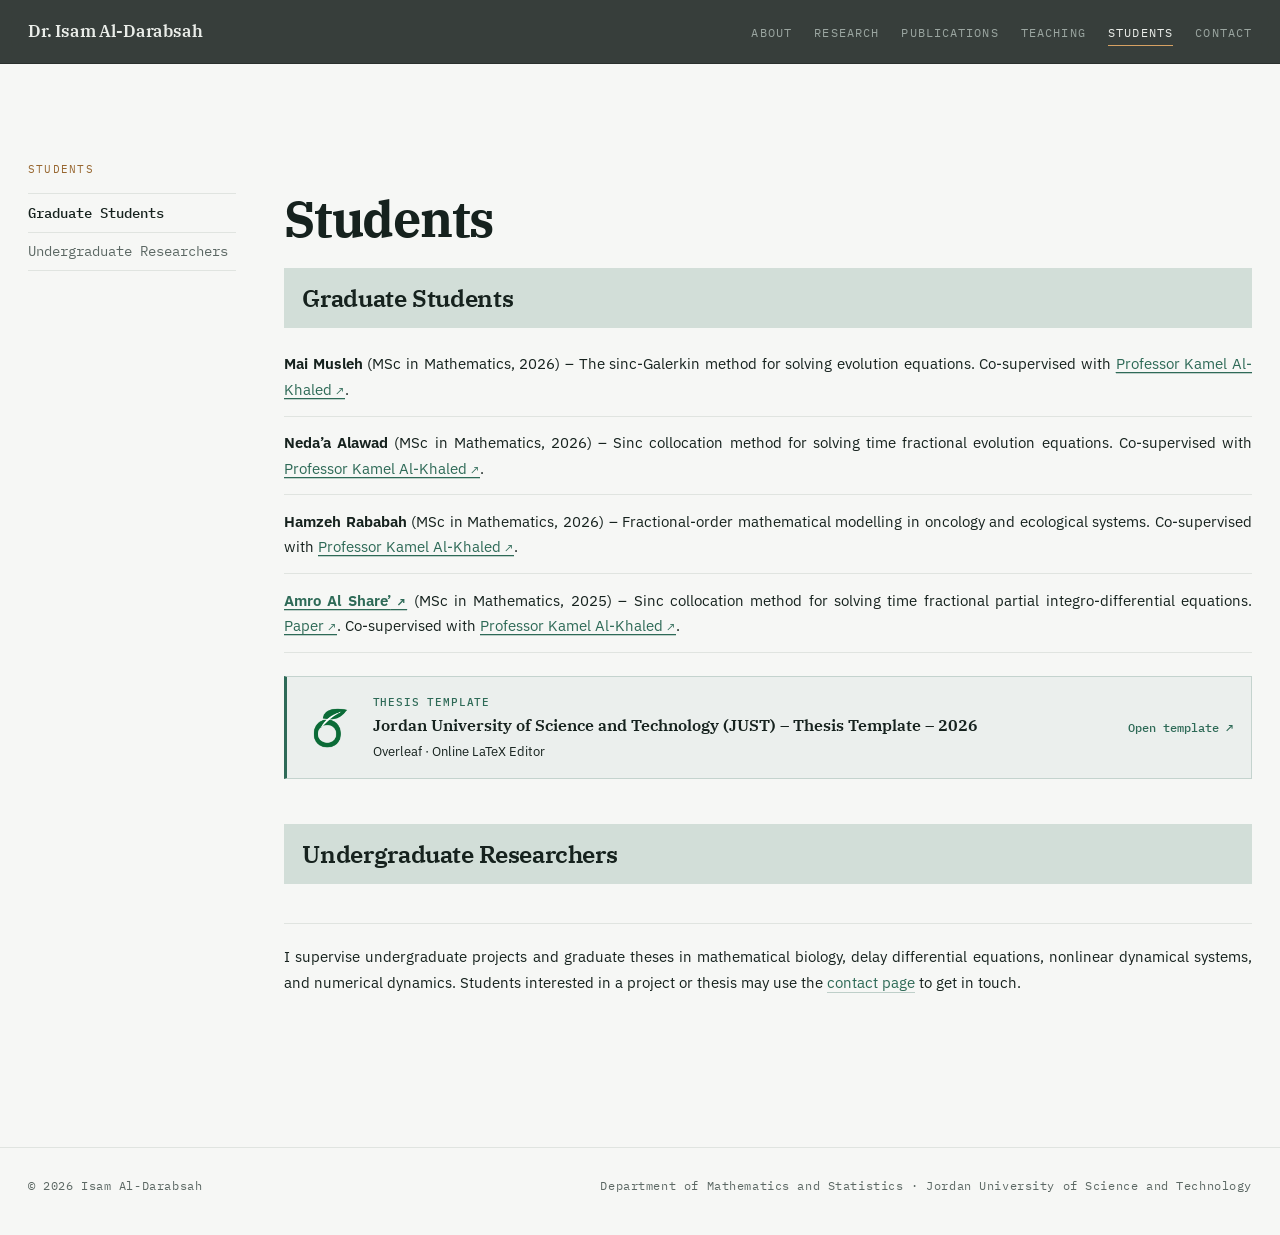
<file: students.html>
<!DOCTYPE html>

<html lang="en">
<head>
<!-- Google tag (gtag.js) -->
<script async="" src="https://www.googletagmanager.com/gtag/js?id=G-FF8K1QKXRC"></script>
<script>
  window.dataLayer = window.dataLayer || [];
  function gtag(){dataLayer.push(arguments);}
  gtag('js', new Date());

  gtag('config', 'G-FF8K1QKXRC');
</script>
<meta charset="utf-8"/>
<meta content="width=device-width, initial-scale=1" name="viewport"/>
<title>Students — Dr. Isam Al-Darabsah</title>
<meta content="Graduate students and undergraduate researchers supervised by Dr. Isam Al-Darabsah." name="description"/>
<meta content="Isam Al-Darabsah" name="author"/>
<meta content="Students — Dr. Isam Al-Darabsah" property="og:title"/>
<meta content="Graduate students and undergraduate researchers supervised by Dr. Isam Al-Darabsah." property="og:description"/>
<meta content="profile" property="og:type"/>
<link href="https://fonts.googleapis.com" rel="preconnect"/>
<link crossorigin="" href="https://fonts.gstatic.com" rel="preconnect"/>
<link href="https://fonts.googleapis.com/css2?family=IBM+Plex+Mono:wght@400;500&amp;family=IBM+Plex+Sans:wght@400;500&amp;family=IBM+Plex+Serif:wght@400;600&amp;display=swap" rel="stylesheet"/>
<link href="style.css?v=48" rel="stylesheet"/>
</head>
<body class="students-page">
<header class="topbar">
<div class="wrap">
<a class="mark" href="index.html">Dr. Isam Al-Darabsah</a>
<nav class="topnav">
<a href="index.html">About</a>
<a href="research.html">Research</a>
<a href="publications.html">Publications</a>
<a href="teaching.html">Teaching</a><a aria-current="page" href="students.html">Students</a>
<a href="contact.html">Contact</a>
</nav>
</div>
</header><nav aria-label="On this page" class="mobile-page-nav"><div class="mobile-page-nav-inner"><details class="mobile-page-nav-details"><summary class="mobile-page-nav-summary"><span class="mobile-page-nav-prefix">On this page:</span><span class="mobile-page-nav-current">Graduate Students</span><span aria-hidden="true" class="mobile-page-nav-icon">⌄</span></summary><div class="mobile-page-nav-menu"><a href="#graduate-students">Graduate Students</a><a href="#undergraduate-researchers">Undergraduate Researchers</a></div></details></div></nav>
<div class="wrap teaching-layout">
<aside class="teaching-rail">
<nav aria-label="Teaching page sections" class="teaching-rail-inner"><p class="rail-heading">Students</p><ul class="rail-nav teaching-rail-nav students-rail-nav"><li><a href="#graduate-students">Graduate Students</a></li><li><a href="#undergraduate-researchers">Undergraduate Researchers</a></li></ul></nav>
</aside>
<main class="teaching-body"><section class="teaching-section students-page-section" id="students">
<h1 class="teaching-page-title">Students</h1>
<section class="student-group" id="graduate-students"><h2 class="student-group-title">Graduate Students</h2><ul class="student-list"><li><p class="student-entry"><strong class="student-name">Mai Musleh</strong> (MSc in Mathematics, 2026) – The sinc-Galerkin method for solving evolution equations. Co-supervised with <a class="student-resource-link" href="https://scholar.google.com/citations?hl=en&amp;user=-nXuIUIAAAAJ&amp;view_op=list_works&amp;sortby=pubdate" rel="noopener" target="_blank">Professor Kamel Al-Khaled</a>.</p></li><li><p class="student-entry"><strong class="student-name">Neda’a Alawad</strong> (MSc in Mathematics, 2026) – Sinc collocation method for solving time fractional evolution equations. Co-supervised with <a class="student-resource-link" href="https://scholar.google.com/citations?hl=en&amp;user=-nXuIUIAAAAJ&amp;view_op=list_works&amp;sortby=pubdate" rel="noopener" target="_blank">Professor Kamel Al-Khaled</a>.</p></li><li><p class="student-entry"><strong class="student-name">Hamzeh Rababah</strong> (MSc in Mathematics, 2026) – Fractional-order mathematical modelling in oncology and ecological systems. Co-supervised with <a class="student-resource-link" href="https://scholar.google.com/citations?hl=en&amp;user=-nXuIUIAAAAJ&amp;view_op=list_works&amp;sortby=pubdate" rel="noopener" target="_blank">Professor Kamel Al-Khaled</a>.</p></li><li><p class="student-entry"><a class="student-name student-name-link" href="https://www.scopus.com/authid/detail.uri?authorId=59962827400" rel="noopener" target="_blank">Amro Al Share’</a> (MSc in Mathematics, 2025) – Sinc collocation method for solving time fractional partial integro-differential equations. <a class="student-resource-link" href="https://www.mdpi.com/2504-3110/9/6/392" rel="noopener" target="_blank">Paper</a>. Co-supervised with <a class="student-resource-link" href="https://scholar.google.com/citations?hl=en&amp;user=-nXuIUIAAAAJ&amp;view_op=list_works&amp;sortby=pubdate" rel="noopener" target="_blank">Professor Kamel Al-Khaled</a>.</p></li></ul><a aria-label="Open Jordan University of Science and Technology JUST Thesis Template 2026 on Overleaf" class="thesis-template-card" href="https://www.overleaf.com/latex/templates/jordan-university-of-science-and-technology-just-thesis-template-2026/rczfwkgnrdmt" rel="noopener" target="_blank"><span class="thesis-template-logo"><img alt="Overleaf O logo" loading="lazy" src="images/overleaf-o-logo-primary.png"/></span><span class="thesis-template-content"><span class="thesis-template-eyebrow">Thesis template</span><span class="thesis-template-title">Jordan University of Science and Technology (JUST) – Thesis Template – 2026</span><span class="thesis-template-meta">Overleaf · Online LaTeX Editor</span></span><span aria-hidden="true" class="thesis-template-cta">Open template ↗</span></a></section><section class="student-group" id="undergraduate-researchers"><h2 class="student-group-title">Undergraduate Researchers</h2></section><p class="student-supervision-note">I supervise undergraduate projects and graduate theses in mathematical biology, delay differential equations, nonlinear dynamical systems, and numerical dynamics. Students interested in a project or thesis may use the <a href="contact.html">contact page</a> to get in touch.</p></section></main>
</div>
<script>
(function () {
  var links = document.querySelectorAll('.teaching-rail-nav a');
  var targets = [];
  links.forEach(function (a) {
    var target = document.querySelector(a.getAttribute('href'));
    if (target) targets.push({ link: a, el: target });
  });
  function update() {
    var line = 150;
    var current = targets[0];
    targets.forEach(function (item) {
      if (item.el.getBoundingClientRect().top <= line) current = item;
    });
    targets.forEach(function (item) {
      item.link.classList.toggle('current', item === current);
    });
  }
  update();
  window.addEventListener('scroll', update, { passive: true });
})();
</script>
<footer class="foot">
<div class="wrap">
<span>© 2026 Isam Al-Darabsah</span>
<span>Department of Mathematics and Statistics · Jordan University of Science and Technology</span>
</div>
</footer>
<script>
(function () {
  "use strict";

  var details = document.querySelector(".mobile-page-nav-details");
  if (!details) return;

  var topbar = document.querySelector(".topbar");
  var nav = document.querySelector(".mobile-page-nav");
  var currentLabel = details.querySelector(".mobile-page-nav-current");
  var links = Array.prototype.slice.call(
    details.querySelectorAll('.mobile-page-nav-menu a[href^="#"]')
  );

  function syncTopbarHeight() {
    if (!topbar) return;
    document.documentElement.style.setProperty(
      "--mobile-topbar-height",
      topbar.getBoundingClientRect().height + "px"
    );
  }

  links.forEach(function (link) {
    link.addEventListener("click", function () {
      details.removeAttribute("open");
    });
  });

  var targets = links.map(function (link) {
    var target = document.querySelector(link.getAttribute("href"));
    return target ? { link: link, target: target } : null;
  }).filter(Boolean);

  function updateCurrentSection() {
    if (!targets.length) return;

    var threshold =
      (topbar ? topbar.getBoundingClientRect().height : 0) +
      (nav ? nav.getBoundingClientRect().height : 0) +
      18;

    var current = targets[0];
    var bestTop = -Infinity;

    targets.forEach(function (item) {
      var top = item.target.getBoundingClientRect().top;
      if (top <= threshold && top > bestTop) {
        current = item;
        bestTop = top;
      }
    });

    links.forEach(function (link) {
      link.removeAttribute("aria-current");
    });
    current.link.setAttribute("aria-current", "location");
    currentLabel.textContent = current.link.textContent.trim();
  }

  document.addEventListener("click", function (event) {
    if (details.hasAttribute("open") && !details.contains(event.target)) {
      details.removeAttribute("open");
    }
  });

  syncTopbarHeight();
  updateCurrentSection();

  window.addEventListener("resize", function () {
    syncTopbarHeight();
    updateCurrentSection();
  });

  window.addEventListener("orientationchange", function () {
    setTimeout(function () {
      syncTopbarHeight();
      updateCurrentSection();
    }, 150);
  });

  window.addEventListener("scroll", updateCurrentSection, { passive: true });

  if ("ResizeObserver" in window && topbar) {
    new ResizeObserver(function () {
      syncTopbarHeight();
      updateCurrentSection();
    }).observe(topbar);
  }
})();
</script></body>
</html>
</file>
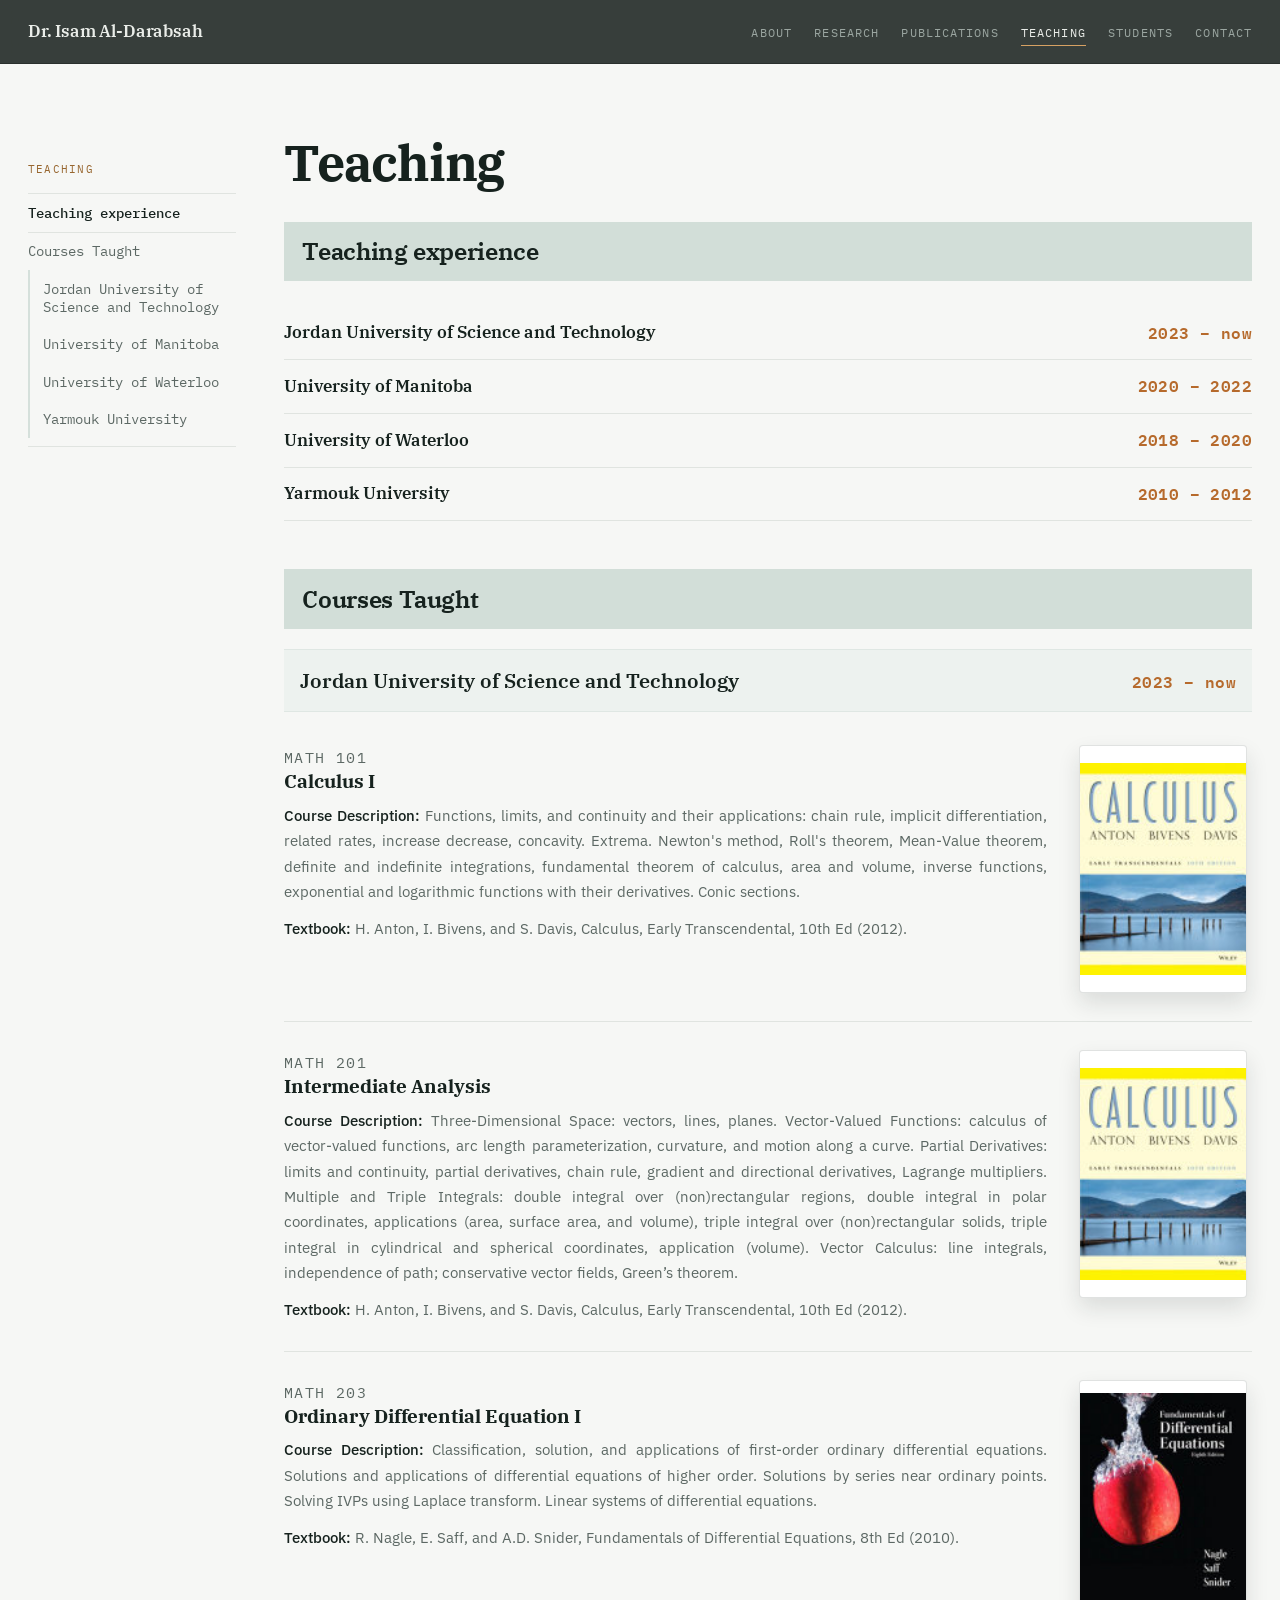
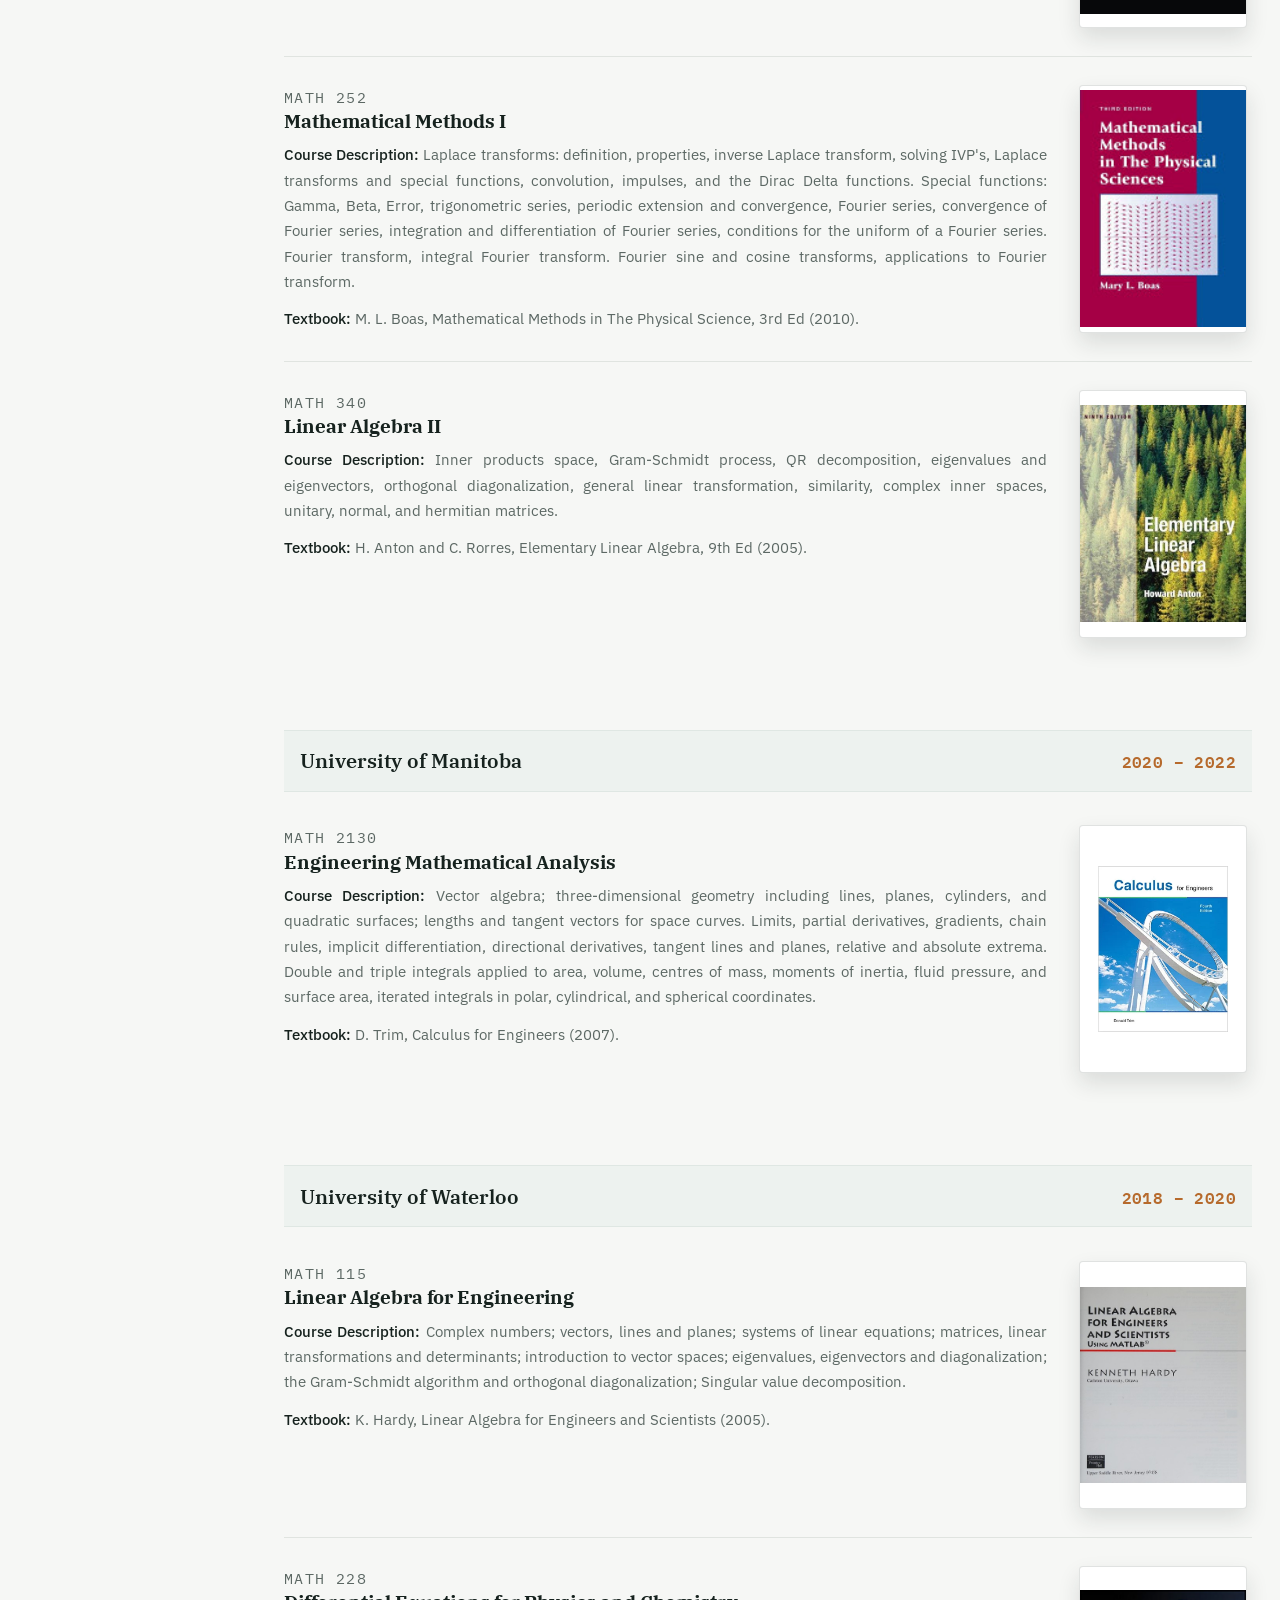
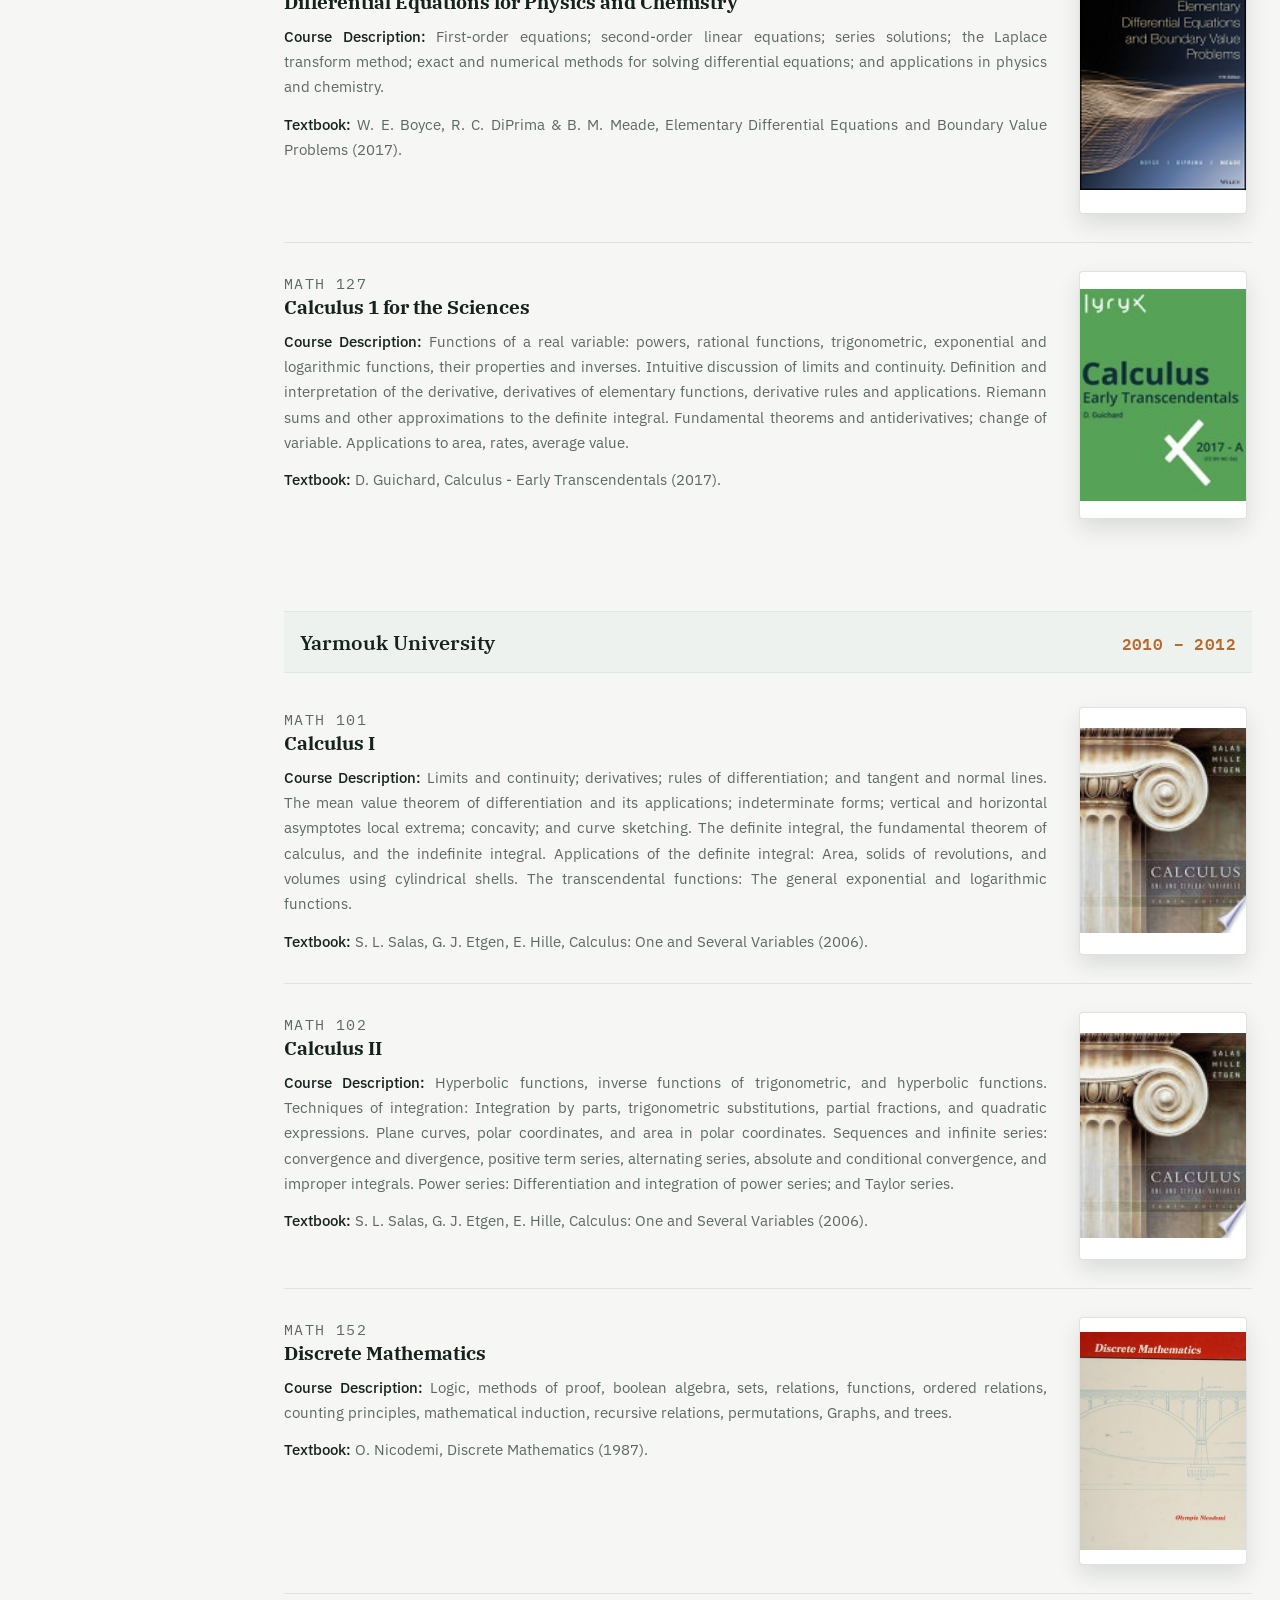
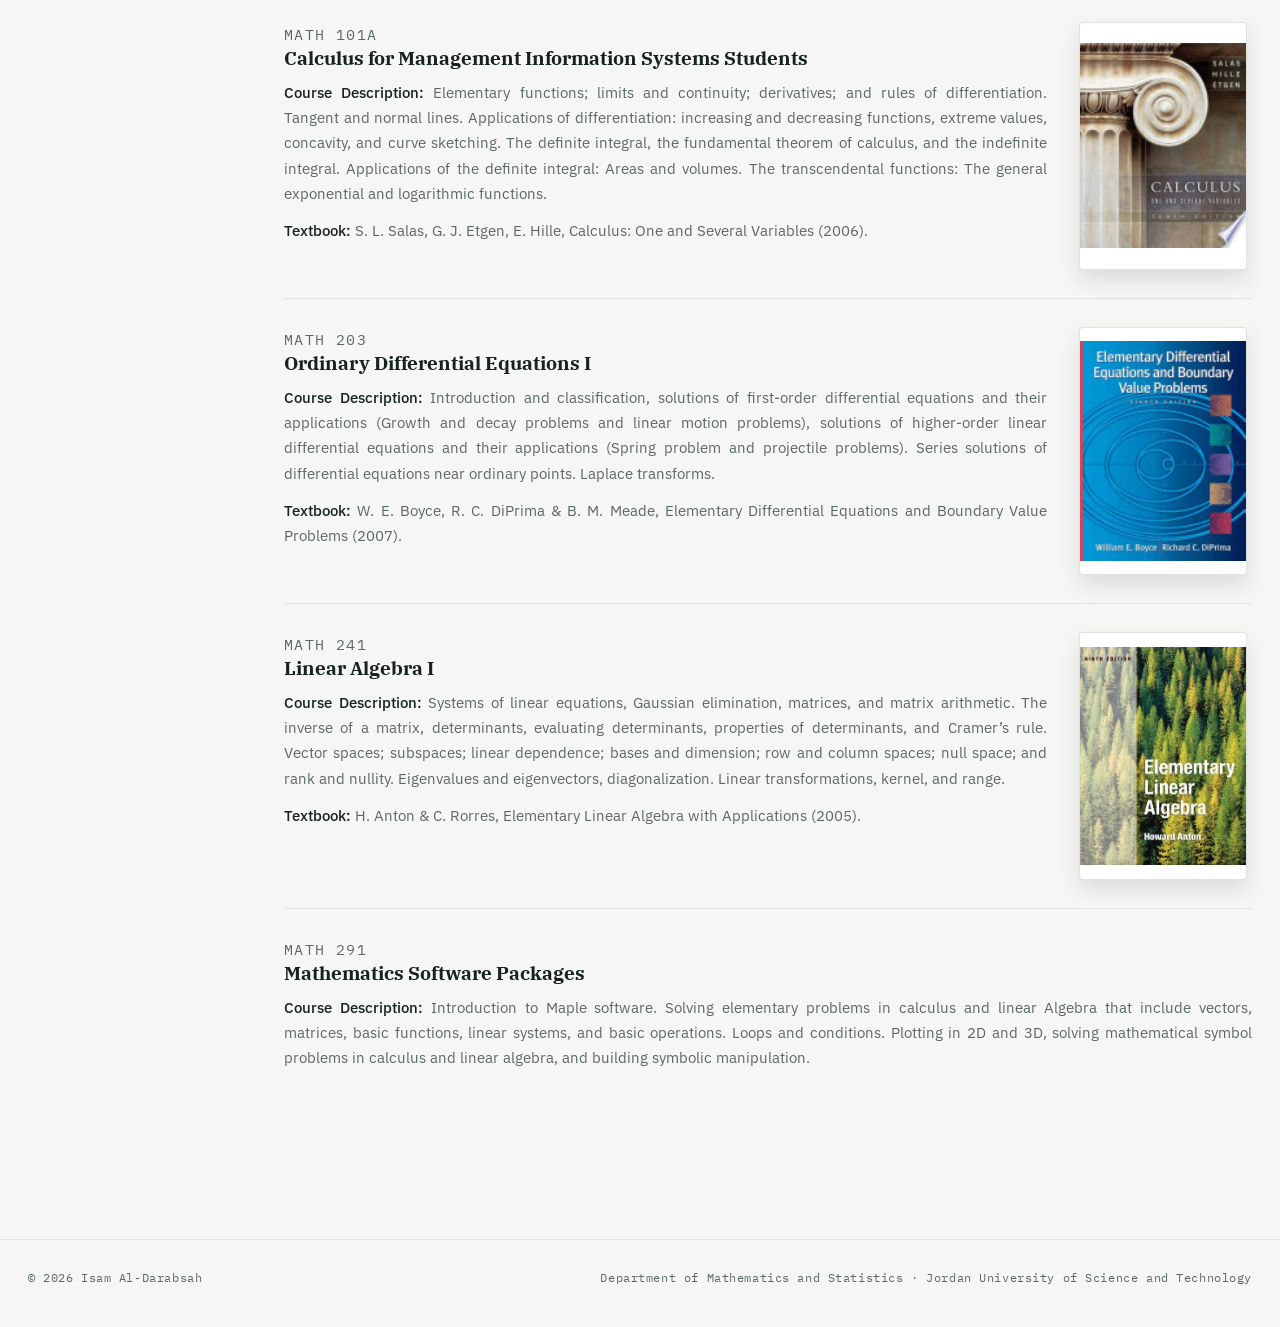
<file: teaching.html>
<!DOCTYPE html>

<html lang="en">
<head>
<!-- Google tag (gtag.js) -->
<script async="" src="https://www.googletagmanager.com/gtag/js?id=G-FF8K1QKXRC"></script>
<script>
  window.dataLayer = window.dataLayer || [];
  function gtag(){dataLayer.push(arguments);}
  gtag('js', new Date());

  gtag('config', 'G-FF8K1QKXRC');
</script>
<meta charset="utf-8"/>
<meta content="width=device-width, initial-scale=1" name="viewport"/>
<title>Teaching — Dr. Isam Al-Darabsah</title>
<meta content="Teaching experience and courses taught by Dr. Isam Al-Darabsah." name="description"/>
<meta content="Isam Al-Darabsah" name="author"/>
<meta content="Teaching — Dr. Isam Al-Darabsah" property="og:title"/>
<meta content="Teaching experience and courses taught by Dr. Isam Al-Darabsah." property="og:description"/>
<meta content="profile" property="og:type"/>
<link href="https://fonts.googleapis.com" rel="preconnect"/>
<link crossorigin="" href="https://fonts.gstatic.com" rel="preconnect"/>
<link href="https://fonts.googleapis.com/css2?family=IBM+Plex+Mono:wght@400;500&amp;family=IBM+Plex+Sans:wght@400;500&amp;family=IBM+Plex+Serif:wght@400;600&amp;display=swap" rel="stylesheet"/>
<link href="style.css?v=48" rel="stylesheet"/>
</head>
<body class="teaching-page">
<header class="topbar">
<div class="wrap">
<a class="mark" href="index.html">Dr. Isam Al-Darabsah</a>
<nav class="topnav">
<a href="index.html">About</a>
<a href="research.html">Research</a>
<a href="publications.html">Publications</a>
<a aria-current="page" href="teaching.html">Teaching</a><a href="students.html">Students</a>
<a href="contact.html">Contact</a>
</nav>
</div>
</header><nav aria-label="On this page" class="mobile-page-nav"><div class="mobile-page-nav-inner"><details class="mobile-page-nav-details"><summary class="mobile-page-nav-summary"><span class="mobile-page-nav-prefix">On this page:</span><span class="mobile-page-nav-current">Teaching experience</span><span aria-hidden="true" class="mobile-page-nav-icon">⌄</span></summary><div class="mobile-page-nav-menu"><a href="#teaching-experience">Teaching experience</a><a href="#courses-taught">Courses Taught</a><a class="mobile-page-nav-subitem" href="#just">Jordan University of Science and Technology</a><a class="mobile-page-nav-subitem" href="#manitoba">University of Manitoba</a><a class="mobile-page-nav-subitem" href="#waterloo">University of Waterloo</a><a class="mobile-page-nav-subitem" href="#yarmouk">Yarmouk University</a></div></details></div></nav>
<div class="wrap teaching-layout">
<aside class="teaching-rail">
<nav aria-label="Teaching page sections" class="teaching-rail-inner">
<p class="rail-heading">Teaching</p>
<ul class="rail-nav teaching-rail-nav">
<li>
<a href="#teaching-experience">Teaching experience</a>
</li><li class="rail-group"><a href="#courses-taught">Courses Taught</a><ul class="teaching-subnav">
<li><a href="#just">Jordan University of Science and Technology</a></li>
<li><a href="#manitoba">University of Manitoba</a></li>
<li><a href="#waterloo">University of Waterloo</a></li>
<li><a href="#yarmouk">Yarmouk University</a></li>
</ul></li>
</ul>
</nav>
</aside>
<main class="teaching-body">
<section class="teaching-section" id="teaching-experience"><h1 class="teaching-page-title">Teaching</h1>
<h2>Teaching experience</h2>
<div aria-label="Teaching appointments" class="teaching-summary">
<div><span>Jordan University of Science and Technology</span><strong>2023 – now</strong></div>
<div><span>University of Manitoba</span><strong>2020 – 2022</strong></div>
<div><span>University of Waterloo</span><strong>2018 – 2020</strong></div>
<div><span>Yarmouk University</span><strong>2010 – 2012</strong></div>
</div>
<h2 class="courses-taught-heading" id="courses-taught">Courses Taught</h2><section class="institution" id="just">
<header class="institution-head">
<h3>Jordan University of Science and Technology</h3>
<p>2023 – now</p>
</header>
<article class="course-detail">
<div class="course-copy">
<p class="course-code">MATH 101</p>
<h4>Calculus I</h4>
<p><strong>Course Description:</strong> Functions, limits, and continuity and their applications: chain rule, implicit differentiation, related rates, increase decrease, concavity. Extrema. Newton's method, Roll's theorem, Mean-Value theorem, definite and indefinite integrations, fundamental theorem of calculus, area and volume, inverse functions, exponential and logarithmic functions with their derivatives. Conic sections.</p>
<p class="course-textbook"><strong>Textbook:</strong> H. Anton, I. Bivens, and S. Davis, Calculus, Early Transcendental, 10th Ed (2012).</p></div>
<figure class="textbook-media"><img alt="Cover of Calculus, Early Transcendental by Anton, Bivens, and Davis." loading="lazy" src="images/textbook-anton-calculus-10e.jpg"/></figure></article>
<article class="course-detail">
<div class="course-copy">
<p class="course-code">MATH 201</p>
<h4>Intermediate Analysis</h4>
<p><strong>Course Description:</strong> Three-Dimensional Space: vectors, lines, planes. Vector-Valued Functions: calculus of vector-valued functions, arc length parameterization, curvature, and motion along a curve. Partial Derivatives: limits and continuity, partial derivatives, chain rule, gradient and directional derivatives, Lagrange multipliers. Multiple and Triple Integrals: double integral over (non)rectangular regions, double integral in polar coordinates, applications (area, surface area, and volume), triple integral over (non)rectangular solids, triple integral in cylindrical and spherical coordinates, application (volume). Vector Calculus: line integrals, independence of path; conservative vector fields, Green’s theorem.</p>
<p class="course-textbook"><strong>Textbook:</strong> H. Anton, I. Bivens, and S. Davis, Calculus, Early Transcendental, 10th Ed (2012).</p></div>
<figure class="textbook-media"><img alt="Cover of Calculus, Early Transcendental by Anton, Bivens, and Davis." loading="lazy" src="images/textbook-anton-calculus-10e.jpg"/></figure></article>
<article class="course-detail">
<div class="course-copy">
<p class="course-code">MATH 203</p>
<h4>Ordinary Differential Equation I</h4>
<p><strong>Course Description:</strong> Classification, solution, and applications of first-order ordinary differential equations. Solutions and applications of differential equations of higher order. Solutions by series near ordinary points. Solving IVPs using Laplace transform. Linear systems of differential equations.</p>
<p class="course-textbook"><strong>Textbook:</strong> R. Nagle, E. Saff, and A.D. Snider, Fundamentals of Differential Equations, 8th Ed (2010).</p></div>
<figure class="textbook-media"><img alt="Cover of Fundamentals of Differential Equations by Nagle, Saff, and Snider." loading="lazy" src="images/textbook-nagle-differential-equations-8e.jpg"/></figure></article>
<article class="course-detail">
<div class="course-copy">
<p class="course-code">MATH 252</p>
<h4>Mathematical Methods I</h4>
<p><strong>Course Description:</strong> Laplace transforms: definition, properties, inverse Laplace transform, solving IVP's, Laplace transforms and special functions, convolution, impulses, and the Dirac Delta functions. Special functions: Gamma, Beta, Error, trigonometric series, periodic extension and convergence, Fourier series, convergence of Fourier series, integration and differentiation of Fourier series, conditions for the uniform of a Fourier series. Fourier transform, integral Fourier transform. Fourier sine and cosine transforms, applications to Fourier transform.</p>
<p class="course-textbook"><strong>Textbook:</strong> M. L. Boas, Mathematical Methods in The Physical Science, 3rd Ed (2010).</p></div>
<figure class="textbook-media"><img alt="Cover of Mathematical Methods in the Physical Sciences by Mary L. Boas." loading="lazy" src="images/textbook-boas-mathematical-methods-3e.jpg"/></figure></article>
<article class="course-detail">
<div class="course-copy">
<p class="course-code">MATH 340</p>
<h4>Linear Algebra II</h4>
<p><strong>Course Description:</strong> Inner products space, Gram-Schmidt process, QR decomposition, eigenvalues and eigenvectors, orthogonal diagonalization, general linear transformation, similarity, complex inner spaces, unitary, normal, and hermitian matrices.</p>
<p class="course-textbook"><strong>Textbook:</strong> H. Anton and C. Rorres, Elementary Linear Algebra, 9th Ed (2005).</p></div>
<figure class="textbook-media"><img alt="Cover of Elementary Linear Algebra by Anton and Rorres." loading="lazy" src="images/textbook-anton-rorres-linear-algebra-9e.jpg"/></figure></article>
</section>
<section class="institution" id="manitoba">
<header class="institution-head">
<h3>University of Manitoba</h3>
<p>2020 – 2022</p>
</header>
<article class="course-detail">
<div class="course-copy">
<p class="course-code">MATH 2130</p>
<h4>Engineering Mathematical Analysis</h4>
<p><strong>Course Description:</strong> Vector algebra; three-dimensional geometry including lines, planes, cylinders, and quadratic surfaces; lengths and tangent vectors for space curves. Limits, partial derivatives, gradients, chain rules, implicit differentiation, directional derivatives, tangent lines and planes, relative and absolute extrema. Double and triple integrals applied to area, volume, centres of mass, moments of inertia, fluid pressure, and surface area, iterated integrals in polar, cylindrical, and spherical coordinates.</p>
<p class="course-textbook"><strong>Textbook:</strong> D. Trim, Calculus for Engineers (2007).</p></div>
<figure class="textbook-media"><img alt="Cover of Calculus for Engineers by Donald Trim." loading="lazy" src="images/textbook-trim-calculus-engineers.webp"/></figure></article>
</section>
<section class="institution" id="waterloo">
<header class="institution-head">
<h3>University of Waterloo</h3>
<p>2018 – 2020</p>
</header>
<article class="course-detail">
<div class="course-copy">
<p class="course-code">MATH 115</p>
<h4>Linear Algebra for Engineering</h4>
<p><strong>Course Description:</strong> Complex numbers; vectors, lines and planes; systems of linear equations; matrices, linear transformations and determinants; introduction to vector spaces; eigenvalues, eigenvectors and diagonalization; the Gram-Schmidt algorithm and orthogonal diagonalization; Singular value decomposition.</p>
<p class="course-textbook"><strong>Textbook:</strong> K. Hardy, Linear Algebra for Engineers and Scientists (2005).</p></div>
<figure class="textbook-media"><img alt="Cover of Linear Algebra for Engineers and Scientists by Kenneth Hardy." loading="lazy" src="images/textbook-hardy-linear-algebra.jpg"/></figure></article>
<article class="course-detail">
<div class="course-copy">
<p class="course-code">MATH 228</p>
<h4>Differential Equations for Physics and Chemistry</h4>
<p><strong>Course Description:</strong> First-order equations; second-order linear equations; series solutions; the Laplace transform method; exact and numerical methods for solving differential equations; and applications in physics and chemistry.</p>
<p class="course-textbook"><strong>Textbook:</strong> W. E. Boyce, R. C. DiPrima &amp; B. M. Meade, Elementary Differential Equations and Boundary Value Problems (2017).</p></div>
<figure class="textbook-media"><img alt="Cover of Elementary Differential Equations and Boundary Value Problems by Boyce, DiPrima, and Meade." loading="lazy" src="images/textbook-boyce-diprima-meade-11e.png"/></figure></article>
<article class="course-detail">
<div class="course-copy">
<p class="course-code">MATH 127</p>
<h4>Calculus 1 for the Sciences</h4>
<p><strong>Course Description:</strong> Functions of a real variable: powers, rational functions, trigonometric, exponential and logarithmic functions, their properties and inverses. Intuitive discussion of limits and continuity. Definition and interpretation of the derivative, derivatives of elementary functions, derivative rules and applications. Riemann sums and other approximations to the definite integral. Fundamental theorems and antiderivatives; change of variable. Applications to area, rates, average value.</p>
<p class="course-textbook"><strong>Textbook:</strong> D. Guichard, Calculus - Early Transcendentals (2017).</p></div>
<figure class="textbook-media"><img alt="Cover of Calculus - Early Transcendentals by David Guichard." loading="lazy" src="images/textbook-guichard-calculus.jpg"/></figure></article>
</section>
<section class="institution" id="yarmouk">
<header class="institution-head">
<h3>Yarmouk University</h3>
<p>2010 – 2012</p>
</header>
<article class="course-detail">
<div class="course-copy">
<p class="course-code">MATH 101</p>
<h4>Calculus I</h4>
<p><strong>Course Description:</strong> Limits and continuity; derivatives; rules of differentiation; and tangent and normal lines. The mean value theorem of differentiation and its applications; indeterminate forms; vertical and horizontal asymptotes local extrema; concavity; and curve sketching. The definite integral, the fundamental theorem of calculus, and the indefinite integral. Applications of the definite integral: Area, solids of revolutions, and volumes using cylindrical shells. The transcendental functions: The general exponential and logarithmic functions.</p>
<p class="course-textbook"><strong>Textbook:</strong> S. L. Salas, G. J. Etgen, E. Hille, Calculus: One and Several Variables (2006).</p></div>
<figure class="textbook-media"><img alt="Cover of Calculus: One and Several Variables by Salas, Hille, and Etgen." loading="lazy" src="images/textbook-salas-calculus-10e.jpg"/></figure></article>
<article class="course-detail">
<div class="course-copy">
<p class="course-code">MATH 102</p>
<h4>Calculus II</h4>
<p><strong>Course Description:</strong> Hyperbolic functions, inverse functions of trigonometric, and hyperbolic functions. Techniques of integration: Integration by parts, trigonometric substitutions, partial fractions, and quadratic expressions. Plane curves, polar coordinates, and area in polar coordinates. Sequences and infinite series: convergence and divergence, positive term series, alternating series, absolute and conditional convergence, and improper integrals. Power series: Differentiation and integration of power series; and Taylor series.</p>
<p class="course-textbook"><strong>Textbook:</strong> S. L. Salas, G. J. Etgen, E. Hille, Calculus: One and Several Variables (2006).</p></div>
<figure class="textbook-media"><img alt="Cover of Calculus: One and Several Variables by Salas, Hille, and Etgen." loading="lazy" src="images/textbook-salas-calculus-10e.jpg"/></figure></article>
<article class="course-detail">
<div class="course-copy">
<p class="course-code">MATH 152</p>
<h4>Discrete Mathematics</h4>
<p><strong>Course Description:</strong> Logic, methods of proof, boolean algebra, sets, relations, functions, ordered relations, counting principles, mathematical induction, recursive relations, permutations, Graphs, and trees.</p>
<p class="course-textbook"><strong>Textbook:</strong> O. Nicodemi, Discrete Mathematics (1987).</p></div>
<figure class="textbook-media"><img alt="Cover of Discrete Mathematics by Olympia Nicodemi." loading="lazy" src="images/textbook-nicodemi-discrete-mathematics.jpg"/></figure></article>
<article class="course-detail">
<div class="course-copy">
<p class="course-code">MATH 101A</p>
<h4>Calculus for Management Information Systems Students</h4>
<p><strong>Course Description:</strong> Elementary functions; limits and continuity; derivatives; and rules of differentiation. Tangent and normal lines. Applications of differentiation: increasing and decreasing functions, extreme values, concavity, and curve sketching. The definite integral, the fundamental theorem of calculus, and the indefinite integral. Applications of the definite integral: Areas and volumes. The transcendental functions: The general exponential and logarithmic functions.</p>
<p class="course-textbook"><strong>Textbook:</strong> S. L. Salas, G. J. Etgen, E. Hille, Calculus: One and Several Variables (2006).</p></div>
<figure class="textbook-media"><img alt="Cover of Calculus: One and Several Variables by Salas, Hille, and Etgen." loading="lazy" src="images/textbook-salas-calculus-10e.jpg"/></figure></article>
<article class="course-detail">
<div class="course-copy">
<p class="course-code">MATH 203</p>
<h4>Ordinary Differential Equations I</h4>
<p><strong>Course Description:</strong> Introduction and classification, solutions of first-order differential equations and their applications (Growth and decay problems and linear motion problems), solutions of higher-order linear differential equations and their applications (Spring problem and projectile problems). Series solutions of differential equations near ordinary points. Laplace transforms.</p>
<p class="course-textbook"><strong>Textbook:</strong> W. E. Boyce, R. C. DiPrima &amp; B. M. Meade, Elementary Differential Equations and Boundary Value Problems (2007).</p></div>
<figure class="textbook-media"><img alt="Cover of Elementary Differential Equations and Boundary Value Problems by Boyce and DiPrima." loading="lazy" src="images/textbook-boyce-diprima-8e.jpg"/></figure></article>
<article class="course-detail">
<div class="course-copy">
<p class="course-code">MATH 241</p>
<h4>Linear Algebra I</h4>
<p><strong>Course Description:</strong> Systems of linear equations, Gaussian elimination, matrices, and matrix arithmetic. The inverse of a matrix, determinants, evaluating determinants, properties of determinants, and Cramer’s rule. Vector spaces; subspaces; linear dependence; bases and dimension; row and column spaces; null space; and rank and nullity. Eigenvalues and eigenvectors, diagonalization. Linear transformations, kernel, and range.</p>
<p class="course-textbook"><strong>Textbook:</strong> H. Anton &amp; C. Rorres, Elementary Linear Algebra with Applications (2005).</p></div>
<figure class="textbook-media"><img alt="Cover of Elementary Linear Algebra by Anton and Rorres." loading="lazy" src="images/textbook-anton-rorres-linear-algebra-9e.jpg"/></figure></article>
<article class="course-detail no-textbook">
<div class="course-copy">
<p class="course-code">MATH 291</p>
<h4>Mathematics Software Packages</h4>
<p><strong>Course Description:</strong> Introduction to Maple software. Solving elementary problems in calculus and linear Algebra that include vectors, matrices, basic functions, linear systems, and basic operations. Loops and conditions. Plotting in 2D and 3D, solving mathematical symbol problems in calculus and linear algebra, and building symbolic manipulation.</p>
</div>
</article>
</section>
</section>
</main>
</div>
<script>
(function () {
  var links = document.querySelectorAll('.teaching-rail-nav a');
  var targets = [];
  links.forEach(function (a) {
    var target = document.querySelector(a.getAttribute('href'));
    if (target) targets.push({ link: a, el: target });
  });
  function update() {
    var line = 150;
    var current = targets[0];
    targets.forEach(function (item) {
      if (item.el.getBoundingClientRect().top <= line) current = item;
    });
    targets.forEach(function (item) {
      item.link.classList.toggle('current', item === current);
    });
  }
  update();
  window.addEventListener('scroll', update, { passive: true });
})();
</script>
<footer class="foot">
<div class="wrap">
<span>© 2026 Isam Al-Darabsah</span>
<span>Department of Mathematics and Statistics · Jordan University of Science and Technology</span>
</div>
</footer>
<script>
(function () {
  "use strict";

  var details = document.querySelector(".mobile-page-nav-details");
  if (!details) return;

  var topbar = document.querySelector(".topbar");
  var nav = document.querySelector(".mobile-page-nav");
  var currentLabel = details.querySelector(".mobile-page-nav-current");
  var links = Array.prototype.slice.call(
    details.querySelectorAll('.mobile-page-nav-menu a[href^="#"]')
  );

  function syncTopbarHeight() {
    if (!topbar) return;
    document.documentElement.style.setProperty(
      "--mobile-topbar-height",
      topbar.getBoundingClientRect().height + "px"
    );
  }

  links.forEach(function (link) {
    link.addEventListener("click", function () {
      details.removeAttribute("open");
    });
  });

  var targets = links.map(function (link) {
    var target = document.querySelector(link.getAttribute("href"));
    return target ? { link: link, target: target } : null;
  }).filter(Boolean);

  function updateCurrentSection() {
    if (!targets.length) return;

    var threshold =
      (topbar ? topbar.getBoundingClientRect().height : 0) +
      (nav ? nav.getBoundingClientRect().height : 0) +
      18;

    var current = targets[0];
    var bestTop = -Infinity;

    targets.forEach(function (item) {
      var top = item.target.getBoundingClientRect().top;
      if (top <= threshold && top > bestTop) {
        current = item;
        bestTop = top;
      }
    });

    links.forEach(function (link) {
      link.removeAttribute("aria-current");
    });
    current.link.setAttribute("aria-current", "location");
    currentLabel.textContent = current.link.textContent.trim();
  }

  document.addEventListener("click", function (event) {
    if (details.hasAttribute("open") && !details.contains(event.target)) {
      details.removeAttribute("open");
    }
  });

  syncTopbarHeight();
  updateCurrentSection();

  window.addEventListener("resize", function () {
    syncTopbarHeight();
    updateCurrentSection();
  });

  window.addEventListener("orientationchange", function () {
    setTimeout(function () {
      syncTopbarHeight();
      updateCurrentSection();
    }, 150);
  });

  window.addEventListener("scroll", updateCurrentSection, { passive: true });

  if ("ResizeObserver" in window && topbar) {
    new ResizeObserver(function () {
      syncTopbarHeight();
      updateCurrentSection();
    }).observe(topbar);
  }
})();
</script></body>
</html>
</file>
<file: style.css>
/* ============================================================
   Academic site — stylesheet
   Edit colours and fonts in the :root block below.
   ============================================================ */

:root {
  --paper:    #F6F7F5;   /* page background            */
  --ink:      #16221E;   /* headings + body text       */
  --slate:    #5C6864;   /* secondary text             */
  --rule:     #E0E4E0;   /* hairlines                  */
  --viridian: #2E6A57;   /* links + accents            */
  --amber:    #97662F;   /* data labels only           */
  --wash:     #EDF0EC;   /* subtle fills               */

  /* top bar */
  --bar:      #262E2B;   /* bar background             */
  --bar-text: #EAEDE9;   /* name + active link         */
  --bar-dim:  #9BA6A1;   /* inactive links             */
  --bar-mark: #D6A163;   /* underline on current page  */

  --serif: "IBM Plex Serif", Georgia, serif;
  --sans:  "IBM Plex Sans", system-ui, -apple-system, sans-serif;
  --mono:  "IBM Plex Mono", ui-monospace, Menlo, monospace;

  --measure: 60rem;
  --margin-col: 7.5rem;
}

*, *::before, *::after { box-sizing: border-box; }

html { -webkit-text-size-adjust: 100%; }

body {
  margin: 0;
  background: var(--paper);
  color: var(--ink);
  font-family: var(--sans);
  font-size: 16.5px;
  line-height: 1.65;
  font-weight: 400;
  -webkit-font-smoothing: antialiased;
}

a {
  color: var(--viridian);
  text-decoration: none;
  border-bottom: 1px solid rgba(46, 106, 87, 0.28);
  transition: border-color 0.15s ease, color 0.15s ease;
}
a:hover { border-bottom-color: var(--viridian); }

:focus-visible {
  outline: 2px solid var(--viridian);
  outline-offset: 3px;
  border-radius: 2px;
}

.wrap {
  max-width: 82rem;
  margin: 0 auto;
  padding: 0 1.75rem;
}

/* ---------- top bar ---------- */

.topbar {
  position: sticky;
  top: 0;
  z-index: 100;
  border-bottom: 1px solid rgba(0, 0, 0, 0.22);
  background: rgba(38, 46, 43, 0.92);
  -webkit-backdrop-filter: saturate(150%) blur(12px);
  backdrop-filter: saturate(150%) blur(12px);
}
@supports not (backdrop-filter: blur(1px)) {
  .topbar { background: var(--bar); }
}
.topbar .wrap {
  display: flex;
  align-items: baseline;
  justify-content: space-between;
  gap: 1.5rem;
  padding-top: 1.1rem;
  padding-bottom: 1.1rem;
  flex-wrap: wrap;
}
.mark {
  font-family: var(--serif);
  font-size: 1.05rem;
  font-weight: 600;
  letter-spacing: -0.01em;
  color: var(--bar-text);
  border-bottom: none;
}
.mark:hover { color: #FFFFFF; }

.topnav {
  display: flex;
  flex-wrap: wrap;
  gap: 0.5rem 1.4rem;
  font-family: var(--mono);
  font-size: 0.76rem;
  letter-spacing: 0.09em;
  text-transform: uppercase;
}
.topnav a {
  color: var(--bar-dim);
  border-bottom: 1px solid transparent;
  padding-bottom: 2px;
}
.topnav a:hover { color: var(--bar-text); border-bottom-color: var(--bar-dim); }
.topnav a[aria-current="page"] {
  color: var(--bar-text);
  border-bottom-color: var(--bar-mark);
}
.topbar :focus-visible { outline-color: var(--bar-mark); }

/* ---------- hero ---------- */

/* ---------- About page: sticky identity rail ---------- */

.about-layout {
  max-width: 92rem;
  display: grid;
  grid-template-columns: 13rem minmax(0, 1fr);
  gap: 3rem;
}

.rail-inner {
  position: sticky;
  top: 5.5rem;
  padding-top: 4.5rem;
}

.about-layout .portrait {
  width: 7rem;
  margin: 0 0 1.1rem;
}

.rail-name {
  font-family: var(--serif);
  font-weight: 600;
  font-size: 1.5rem;
  line-height: 1.15;
  letter-spacing: -0.015em;
  margin: 0 0 0.6rem;
}

.rail-role {
  margin: 0 0 1.2rem;
  font-size: 0.84rem;
  line-height: 1.5;
  color: var(--slate);
}

.rail-links {
  list-style: none;
  margin: 0;
  padding: 0;
  border-top: 1px solid var(--rule);
}
.rail-links li { border-bottom: 1px solid var(--rule); }
.rail-links a {
  display: block;
  padding: 0.42rem 0;
  font-family: var(--mono);
  font-size: 0.72rem;
  letter-spacing: 0.04em;
  color: var(--slate);
  border-bottom: none;
}
.rail-links a:hover { color: var(--viridian); }

/* Two-column academic profile links, reused on About, Publications, and Contact. */
.profile-links {
  list-style: none;
  margin: 0;
  padding: 0;
  display: grid;
  grid-template-columns: repeat(2, minmax(0, 1fr));
  gap: 0.45rem 0.9rem;
}
.profile-links li {
  min-width: 0;
}
.profile-links a {
  display: block;
  padding: 0.38rem 0;
  font-family: var(--mono);
  font-size: 0.7rem;
  line-height: 1.35;
  letter-spacing: 0.025em;
  color: var(--slate);
  border-bottom: 1px solid var(--rule);
}
.profile-links a:hover { color: var(--viridian); border-bottom-color: var(--viridian); }

/* The About rail uses a single-column profile list. */
.rail-links.profile-links {
  border-top: none;
  gap: 0.2rem 0.9rem;
}
.rail-links.profile-links li { border-bottom: none; }
.rail-links.profile-links a { padding: 0.42rem 0; }
.about-profile-links {
  grid-template-columns: 1fr;
  gap: 0.08rem;
}

.about-body > main { padding-top: 4.5rem; padding-bottom: 5rem; }
.about-body .row:first-of-type { padding-top: 0; }

/* ---------- hero ---------- */

.hero { padding: 4.5rem 0 0; }

.portrait {
  display: block;
  height: auto;
  aspect-ratio: 1 / 1;
  object-fit: cover;
  border: 1px solid var(--rule);
  border-radius: 3px;
  background: var(--wash);
}

.hero-name {
  font-family: var(--serif);
  font-weight: 600;
  font-size: clamp(2.4rem, 6.2vw, 3.75rem);
  line-height: 1.04;
  letter-spacing: -0.025em;
  margin: 0 0 1rem;
}
.hero-role {
  font-size: 1.08rem;
  color: var(--slate);
  max-width: 34rem;
  margin: 0 0 1.5rem;
}
.hero-role strong { color: var(--ink); font-weight: 500; }

.hero-links {
  display: flex;
  flex-wrap: wrap;
  gap: 1.1rem;
  font-family: var(--mono);
  font-size: 0.8rem;
  letter-spacing: 0.03em;
}

/* ---------- signature: Mittag-Leffler curve band ---------- */

.curveband {
  margin: 3.25rem 0 0;
  border-top: 1px solid var(--rule);
  border-bottom: 1px solid var(--rule);
  padding: 1.5rem 0 1.1rem;
}
.curveband svg { display: block; width: 100%; height: 190px; }

.ml-curve {
  fill: none;
  stroke: var(--viridian);
  stroke-width: 2.2;
  stroke-linecap: round;
  vector-effect: non-scaling-stroke;
}
.ml-curve.faint  { stroke-opacity: 0.30; }
.ml-curve.mid    { stroke-opacity: 0.48; }
.ml-curve.strong { stroke-opacity: 0.70; }
.ml-curve.full   { stroke-opacity: 1; }

.ml-axis { stroke: var(--rule); stroke-width: 1; }

.curve-legend {
  display: flex;
  flex-wrap: wrap;
  gap: 1.4rem;
  margin-top: 1rem;
}
.key {
  font-family: var(--mono);
  font-size: 0.74rem;
  letter-spacing: 0.04em;
  color: var(--slate);
  display: inline-flex;
  align-items: center;
}
.key::before {
  content: "";
  width: 20px;
  height: 2px;
  margin-right: 0.5rem;
  background: var(--viridian);
}
.key.faint::before  { opacity: 0.30; }
.key.mid::before    { opacity: 0.48; }
.key.strong::before { opacity: 0.70; }
.key.full::before   { opacity: 1; }

.curve-caption {
  margin: 0.9rem 0 0;
  font-family: var(--mono);
  font-size: 0.72rem;
  letter-spacing: 0.05em;
  color: var(--slate);
}

@media (prefers-reduced-motion: no-preference) {
  .ml-curve {
    stroke-dasharray: 1400;
    stroke-dashoffset: 1400;
    animation: draw 1.5s cubic-bezier(0.3, 0.7, 0.3, 1) forwards;
  }
  .ml-curve:nth-of-type(2) { animation-delay: 0.12s; }
  .ml-curve:nth-of-type(3) { animation-delay: 0.24s; }
  .ml-curve:nth-of-type(4) { animation-delay: 0.36s; }
  @keyframes draw { to { stroke-dashoffset: 0; } }
}

/* ---------- marginalia layout ---------- */

main { padding-bottom: 5rem; }

.row {
  display: grid;
  grid-template-columns: var(--margin-col) minmax(0, var(--measure));
  gap: 3rem;
  padding-top: 3.25rem;
}
.row + .row { border-top: 1px solid var(--rule); }

.margin {
  font-family: var(--mono);
  font-size: 0.72rem;
  letter-spacing: 0.11em;
  text-transform: uppercase;
  color: var(--slate);
  text-align: right;
  padding-top: 0.42rem;
}

.margin.year {
  font-family: var(--serif);
  font-size: 1.75rem;
  font-weight: 600;
  letter-spacing: -0.02em;
  text-transform: none;
  color: var(--rule);
  padding-top: 0;
  line-height: 1;
}
.margin .sub {
  display: block;
  text-transform: none;
  letter-spacing: 0.02em;
  color: var(--amber);
  margin-top: 0.4rem;
}

.column > :first-child { margin-top: 0; }
.column > :last-child  { margin-bottom: 0; }

h2 {
  font-family: var(--serif);
  font-weight: 600;
  font-size: 1.5rem;
  letter-spacing: -0.015em;
  line-height: 1.25;
  margin: 0 0 1rem;
}
h3 {
  font-family: var(--serif);
  font-weight: 600;
  font-size: 1.08rem;
  margin: 2rem 0 0.5rem;
}
p { margin: 0 0 1.1rem; }

.lede { font-size: 1.05rem; }

/* ---------- research areas ---------- */

.area {
  padding: 1.25rem 0;
  border-bottom: 1px solid var(--rule);
}
.area:last-child { border-bottom: none; padding-bottom: 0; }
.area h3 { margin-top: 0; }
.area p { margin-bottom: 0; color: var(--slate); }
.area .keys {
  margin-top: 0.65rem;
  font-family: var(--mono);
  font-size: 0.72rem;
  letter-spacing: 0.04em;
  color: var(--amber);
}

.interest-list {
  margin: 0.25rem 0 0;
  padding-left: 1.1rem;
  columns: 2;
  column-gap: 2.5rem;
}
.interest-list li {
  margin: 0 0 0.5rem;
  break-inside: avoid;
}
.interest-list li:last-child { margin-bottom: 0; }

.research-topic {
  padding: 2.2rem 0;
  border-bottom: 1px solid var(--rule);
}
.research-topic:first-child { padding-top: 0.2rem; }
.research-topic:last-child { border-bottom: none; padding-bottom: 0; }
.topic-title {
  margin: 0 0 1rem;
  width: 100%;
  font-size: 1.38rem;
}
.topic-intro {
  display: grid;
  grid-template-columns: minmax(0, 1fr) 16rem;
  gap: 1.6rem;
  align-items: center;
}
.topic-description p {
  margin: 0;
  color: var(--slate);
  font-size: 1rem;
  line-height: 1.7;
}
.topic-media {
  display: flex;
  justify-content: flex-end;
}
.topic-media img {
  display: block;
  width: 100%;
  max-width: 16rem;
  aspect-ratio: 4 / 3;
  object-fit: cover;
  border: 1px solid rgba(46, 106, 87, 0.14);
  border-radius: 14px;
  background: linear-gradient(180deg, #f7f8f4, #edf0ec);
  box-shadow: 0 10px 26px rgba(22, 34, 30, 0.07);
}
.topic-publications {
  width: 100%;
  margin-top: 1.15rem;
}
.research-paper-list {
  width: 100%;
  margin: 0;
  padding-left: 1.2rem;
}
.research-paper-list li {
  margin: 0 0 0.62rem;
  padding-left: 0.15rem;
  color: var(--slate);
  font-size: 0.92rem;
  line-height: 1.55;
}
.research-paper-list li:last-child { margin-bottom: 0; }
.research-paper-title {
  font-family: var(--serif);
  font-weight: 600;
  color: var(--ink);
}
.research-paper-details {
  color: var(--slate);
}
.research-paper-details .me {
  color: var(--ink);
  font-weight: 500;
}
.research-paper-links {
  white-space: nowrap;
  font-family: var(--mono);
  font-size: 0.68rem;
}
.research-paper-links a {
  margin-left: 0.3rem;
}

/* ---------- publications ---------- */

/* Justify all publication-page text while leaving the rest of the site unchanged. */
.publications-page .about-body,
.publications-page .rail-inner {
  text-align: justify;
}

/* Only add a subtle background to the section titles on the publications page. */
.publications-page .row.cat .column {
  background: linear-gradient(135deg, rgba(46, 106, 87, 0.12), rgba(237, 240, 236, 0.95));
  border: 1px solid rgba(46, 106, 87, 0.18);
  border-radius: 14px;
  padding: 1rem 1.35rem;
  box-shadow: 0 10px 24px rgba(22, 34, 30, 0.06);
}

.pub {
  padding: 1.4rem 0;
  border-bottom: 1px solid var(--rule);
}
.pub:last-child { border-bottom: none; }
.pub-title {
  font-family: var(--serif);
  font-size: 1.02rem;
  font-weight: 600;
  line-height: 1.4;
  margin: 0 0 0.35rem;
}
.pub-authors { margin: 0 0 0.2rem; font-size: 0.95rem; color: var(--slate); }
.pub-authors .me { color: var(--ink); font-weight: 500; }
.pub-venue { margin: 0; font-size: 0.95rem; color: var(--slate); font-style: italic; }
.pub-links {
  margin: 0.55rem 0 0;
  font-family: var(--mono);
  font-size: 0.72rem;
  letter-spacing: 0.05em;
  display: flex;
  gap: 1rem;
  flex-wrap: wrap;
}

.year-head {
  font-family: var(--mono);
  font-size: 0.8rem;
  letter-spacing: 0.1em;
  color: var(--amber);
  margin: 0 0 0.25rem;
}

/* ---------- news ---------- */

.news { list-style: none; margin: 0; padding: 0; }
.news li {
  display: grid;
  grid-template-columns: 5.5rem 1fr;
  gap: 1rem;
  padding: 0.85rem 0;
  border-bottom: 1px solid var(--rule);
  font-size: 0.95rem;
  line-height: 1.55;
}
.news li:last-child { border-bottom: none; }
.news time {
  font-family: var(--mono);
  font-size: 0.75rem;
  letter-spacing: 0.05em;
  color: var(--slate);
  padding-top: 0.22rem;
}
.news strong { font-weight: 500; color: var(--ink); }
.news li > span { color: var(--slate); }
.sub-note {
  display: block;
  margin-top: 0.25rem;
  font-size: 0.88rem;
  color: var(--slate);
}
.sub-note em { color: var(--ink); font-style: italic; }
.news a {
  border-bottom-color: rgba(46, 106, 87, 0.22);
}
.news a:hover { border-bottom-color: var(--viridian); }

/* ---------- teaching ---------- */

.teaching-layout {
  max-width: 92rem;
  display: grid;
  grid-template-columns: 13rem minmax(0, 1fr);
  gap: 3rem;
}
.teaching-rail-inner {
  position: sticky;
  top: 5.5rem;
  padding-top: 4.5rem;
}
.teaching-rail-nav a.current {
  color: var(--ink);
  font-weight: 500;
}

.teaching-rail-nav .rail-group {
  border-bottom: 1px solid var(--rule);
}
.teaching-rail-nav .rail-group > a {
  border-bottom: none;
}
.teaching-subnav {
  list-style: none;
  margin: 0 0 0.45rem;
  padding: 0 0 0 0.8rem;
  border-left: 2px solid rgba(46, 106, 87, 0.16);
}
.teaching-subnav li {
  border: none !important;
}
.teaching-subnav a {
  display: block;
  padding: 0.38rem 0.15rem 0.38rem 0.55rem;
  font-size: 0.76rem;
  line-height: 1.35;
  color: var(--slate);
}
.teaching-subnav a:hover,
.teaching-subnav a.current {
  color: var(--viridian);
}
.teaching-body {
  padding-top: 4.5rem;
  padding-bottom: 5rem;
  min-width: 0;
}
.teaching-section {
  scroll-margin-top: 6rem;
  padding-bottom: 3.75rem;
}
.teaching-section + .teaching-section {
  border-top: 1px solid var(--rule);
  padding-top: 3.4rem;
}
.teaching-page-title {
  font-family: var(--serif);
  font-size: clamp(2.2rem, 4vw, 3.1rem);
  line-height: 1.08;
  letter-spacing: -0.025em;
  margin: 0 0 2rem;
}
.teaching-section > h2 {
  font-size: 1.65rem;
  margin: 0 0 1.25rem;
  padding: 0.9rem 1.25rem;
  background: linear-gradient(135deg, rgba(46, 106, 87, 0.12), rgba(237, 240, 236, 0.95));
  border: 1px solid rgba(46, 106, 87, 0.18);
  border-radius: 14px;
  box-shadow: 0 10px 24px rgba(22, 34, 30, 0.06);
}
.teaching-summary {
  display: grid;
  grid-template-columns: 1fr;
  gap: 0;
  margin: 1.6rem 0 3rem;
}
.teaching-summary div {
  display: flex;
  justify-content: space-between;
  gap: 1rem;
  padding: 0.8rem 0;
  border-bottom: 1px solid var(--rule);
}
.teaching-summary span {
  font-family: var(--serif);
  font-weight: 600;
}
.teaching-summary strong {
  flex: 0 0 auto;
  font-family: var(--mono);
  font-size: 0.72rem;
  font-weight: 500;
  letter-spacing: 0.04em;
  color: var(--amber);
  padding-top: 0.16rem;
}
.institution {
  scroll-margin-top: 6rem;
  margin: 0 0 4rem;
}
.institution:last-child { margin-bottom: 0; }
.institution-head {
  display: flex;
  align-items: baseline;
  justify-content: space-between;
  gap: 1.5rem;
  padding: 0.85rem 1rem;
  border-top: 1px solid rgba(46, 106, 87, 0.12);
  border-bottom: 1px solid rgba(46, 106, 87, 0.16);
  margin-bottom: 0.35rem;
  background: rgba(237, 240, 236, 0.72);
}
.institution-head h3 {
  margin: 0;
  font-size: 1.35rem;
}
.institution-head p {
  margin: 0;
  font-family: var(--mono);
  font-size: 0.94rem;
  color: var(--amber);
  white-space: nowrap;
}
.course-detail {
  display: grid;
  grid-template-columns: minmax(0, 1fr) 10.8rem;
  gap: 2rem;
  align-items: start;
  padding: 1.75rem 0;
  border-bottom: 1px solid var(--rule);
}
.course-detail:last-child { border-bottom: none; }
.course-detail.no-textbook { grid-template-columns: 1fr; }
.course-copy { min-width: 0; }
.course-code {
  font-family: var(--mono);
  font-size: 0.74rem;
  letter-spacing: 0.09em;
  color: var(--amber);
  margin: 0 0 0.28rem;
}
.course-copy h4 {
  margin: 0 0 0.55rem;
  font-family: var(--serif);
  font-size: 1.18rem;
  line-height: 1.25;
}
.course-copy p {
  margin: 0;
  color: var(--slate);
  font-size: 0.94rem;
  line-height: 1.65;
  text-align: justify;
}
.course-copy p strong {
  color: var(--ink);
  font-weight: 500;
}
.course-copy .course-textbook {
  margin-top: 0.75rem;
  color: var(--slate);
}
.textbook-media {
  margin: 0;
  width: 10.5rem;
  height: 15.5rem;
  display: flex;
  justify-content: center;
  align-items: center;
  background: #fff;
  border: 1px solid rgba(22, 34, 30, 0.13);
  border-radius: 4px;
  box-shadow: 0 10px 22px rgba(22, 34, 30, 0.12);
  overflow: hidden;
}
.textbook-media img {
  display: block;
  width: 100%;
  height: 100%;
  object-fit: contain;
}

/* ---------- publications rail + categories ---------- */

.rail-heading {
  margin: 0 0 0.9rem;
  font-family: var(--mono);
  font-size: 0.7rem;
  letter-spacing: 0.11em;
  text-transform: uppercase;
  color: var(--amber);
}

.rail-nav { list-style: none; margin: 0; padding: 0; }
.rail-nav li { border-top: 1px solid var(--rule); }
.rail-nav li:last-child { border-bottom: 1px solid var(--rule); }
.rail-nav a {
  display: flex;
  justify-content: space-between;
  align-items: baseline;
  gap: 0.6rem;
  padding: 0.6rem 0;
  font-size: 0.88rem;
  line-height: 1.3;
  color: var(--slate);
  border-bottom: none;
}
.rail-nav a span {
  font-family: var(--mono);
  font-size: 0.7rem;
  color: var(--amber);
}
.rail-nav a:hover { color: var(--ink); }
.rail-nav a.current { color: var(--ink); font-weight: 500; }

.rail-foot {
  margin: 1.1rem 0 0;
  font-size: 0.78rem;
  line-height: 1.5;
  color: var(--slate);
}

.profiles-heading { margin-top: 1.35rem; }
.publication-profile-links { gap: 0.2rem 0.8rem; }
.publication-profile-links a { font-size: 0.66rem; }

.cat { scroll-margin-top: 5.5rem; }
.cat-head {
  font-family: var(--serif);
  font-size: 1.45rem;
  font-weight: 600;
  letter-spacing: -0.015em;
  margin: 0 0 0.4rem;
}
.row.cat + .row { padding-top: 1.75rem; border-top: none; }

/* Keep the active Publications category title visible while scrolling. */
.publications-page .row.cat {
  position: sticky;
  top: 4.55rem;
  z-index: 30;
  margin-top: 2.15rem;
  padding-top: 0.55rem;
  padding-bottom: 0.55rem;
  background: var(--paper);
}
.publications-page .about-body .row.cat:first-of-type {
  margin-top: 0;
}
.publications-page .row.cat .column {
  background: linear-gradient(135deg, #e4ece8, #edf0ec);
}

@media (max-width: 46rem) {
  .publications-page .row.cat {
    position: static;
    margin-top: 1.5rem;
  }
}

/* ---------- contact page: details + map ---------- */

.contact-split {
  display: grid;
  grid-template-columns: minmax(0, 17rem) minmax(0, 1fr);
  gap: 3rem;
  padding-top: 3.25rem;
}

.ident {
  margin: 0 0 1.75rem;
  line-height: 1.6;
  color: var(--slate);
}
.ident strong {
  display: block;
  font-family: var(--serif);
  font-size: 1.15rem;
  font-weight: 600;
  color: var(--ink);
  margin-bottom: 0.3rem;
}

.field-label {
  margin: 1.35rem 0 0.3rem;
  font-family: var(--mono);
  font-size: 0.7rem;
  letter-spacing: 0.11em;
  text-transform: uppercase;
  color: var(--amber);
}
.field-body {
  margin: 0;
  font-size: 0.95rem;
  line-height: 1.6;
  color: var(--slate);
}
.field-body + .field-body { margin-top: 0.55rem; }

.contact-profile-links {
  margin-top: 0.2rem;
  max-width: 24rem;
}

.contact-map { display: grid; }
.contact-map iframe {
  display: block;
  width: 100%;
  height: 100%;
  min-height: 340px;
  border: 1px solid var(--rule);
  border-radius: 3px;
  background: var(--wash);
}
.map-note {
  margin: 0.65rem 0 0;
  font-family: var(--mono);
  font-size: 0.72rem;
  letter-spacing: 0.03em;
  color: var(--slate);
}

/* ---------- contact ---------- */

.contact { list-style: none; margin: 0; padding: 0; }
.contact li {
  display: grid;
  grid-template-columns: 6rem 1fr;
  gap: 1rem;
  padding: 0.45rem 0;
  font-size: 0.95rem;
}
.contact .k {
  font-family: var(--mono);
  font-size: 0.72rem;
  letter-spacing: 0.09em;
  text-transform: uppercase;
  color: var(--slate);
  padding-top: 0.25rem;
}

/* ---------- footer ---------- */

.foot {
  border-top: 1px solid var(--rule);
  padding: 1.75rem 0 2.5rem;
  font-family: var(--mono);
  font-size: 0.72rem;
  letter-spacing: 0.05em;
  color: var(--slate);
}
.foot .wrap {
  display: flex;
  justify-content: space-between;
  gap: 1rem;
  flex-wrap: wrap;
}

/* ---------- responsive ---------- */

@media (max-width: 46rem) {
  body { font-size: 16px; }
  .topbar .wrap { padding-top: 0.8rem; padding-bottom: 0.8rem; gap: 0.5rem; }
  .topnav { gap: 0.4rem 0.85rem; font-size: 0.7rem; letter-spacing: 0.06em; }
  .hero { padding-top: 1.4rem; padding-left: 0; }
  .row {
    grid-template-columns: 1fr;
    gap: 0.9rem;
    padding-top: 2.5rem;
  }
  .margin { text-align: left; padding-top: 0; }
  .margin .sub { display: inline; margin-left: 0.75rem; }
  .news li { grid-template-columns: 1fr; gap: 0.15rem; }
  .contact li { grid-template-columns: 1fr; gap: 0.1rem; }
  .interest-list { columns: 1; }
  .research-topic {
    padding-top: 1.5rem;
    padding-bottom: 1.5rem;
  }
  .topic-title { font-size: 1.18rem; }
  .topic-intro {
    grid-template-columns: 1fr;
    gap: 0.9rem;
  }
  .topic-media { justify-content: flex-start; }
  .topic-media img { max-width: 20rem; }
  .contact-split {
    grid-template-columns: 1fr;
    gap: 2rem;
    padding-top: 2.5rem;
  }
  .contact-map iframe { height: 300px; min-height: 300px; }
  .curveband { margin-top: 2.5rem; }
}

@media (max-width: 77rem) {
  .about-layout {
    grid-template-columns: 1fr;
    gap: 0;
    max-width: 60rem;
  }
  .rail-inner { position: static; padding-top: 3.25rem; }
  .about-layout .portrait { width: 6rem; }
  .rail-name { font-size: 2rem; }
  .rail-role { font-size: 0.95rem; max-width: 34rem; }
  .rail-links { margin-top: 1rem; }
  .about-body > main { padding-top: 2.75rem; }
}



/* Publications use the same compact bibliography-list treatment as Research. */
.publications-page .publication-paper-list {
  margin-top: 0;
  margin-bottom: 0;
}
.publications-page .publication-paper-list li {
  text-align: left;
}
.publications-page .publication-paper-list .research-paper-title {
  font-size: 0.98rem;
}
.publications-page .publication-paper-list .research-paper-details {
  font-size: 0.92rem;
}
.publications-page .publication-paper-list .research-paper-links a {
  border-bottom-color: rgba(46, 106, 87, 0.22);
}


@media (max-width: 77rem) {
  .teaching-layout {
    grid-template-columns: 1fr;
    gap: 0;
    max-width: 82rem;
  }
  .teaching-rail-inner {
    position: static;
    padding-top: 2.5rem;
  }
  .teaching-rail-nav {
    display: flex;
    gap: 1.4rem;
    border-bottom: 1px solid var(--rule);
    align-items: flex-start;
  }
  .teaching-rail-nav .rail-group {
    border-bottom: none;
  }
  .teaching-subnav {
    margin-top: 0.15rem;
  }
  .teaching-rail-nav li {
    border: none;
  }
  .teaching-rail-nav a {
    padding: 0.45rem 0 0.65rem;
  }
  .teaching-body {
    padding-top: 2.5rem;
  }
}

@media (max-width: 46rem) {
  .teaching-summary {
    grid-template-columns: 1fr;
    gap: 0;
  }
  .teaching-summary div {
    align-items: flex-start;
  }
  .institution-head {
    display: block;
  }
  .institution-head p {
    margin-top: 0.25rem;
  }
  .course-detail {
    grid-template-columns: 1fr;
    gap: 1rem;
    align-items: start;
  }
  .textbook-media {
    justify-content: flex-start;
  }
  .textbook-media {
    width: 9.5rem;
    height: 14rem;
  }
}

/* Publications page: Academic profiles in one column. */
.publication-profile-links {
  grid-template-columns: 1fr;
}

/* Publications: flat sticky section headings, no bubble styling. */
.publications-page .row.cat {
  position: sticky;
  top: 4.55rem;
  z-index: 30;
  background: var(--paper);
}

.publications-page .row.cat .column {
  border-radius: 0 !important;
  box-shadow: none !important;
  border-left: none !important;
  border-right: none !important;
  background: #e8eeeb !important;
  padding-top: 0.8rem;
  padding-bottom: 0.8rem;
}


/* ============================================================
   Flat section hierarchy for Publications and Teaching
   ============================================================ */

/* ---- Publications: darker main section headers ---- */
.publications-page .row.cat .column {
  background: #d6e1dc !important;
  border-radius: 0 !important;
  box-shadow: none !important;
  border: none !important;
  padding: 0.82rem 1.1rem !important;
}

/* Keep publication year rows visually lighter than the main section header. */
.publications-page .row:not(.cat) .column {
  background: transparent !important;
  border-radius: 0 !important;
  box-shadow: none !important;
}

/* ---- Teaching: remove all bubble styling ---- */
.teaching-page .row.cat .column,
.teaching-page .teaching-main-title,
.teaching-page .teaching-section-title,
.teaching-page .teaching-section-head,
.teaching-page .section-heading {
  border-radius: 0 !important;
  box-shadow: none !important;
}

/* Main Teaching sections: Students / Teaching experience */
.teaching-page #students > .column,
.teaching-page #teaching-experience > .column,
.teaching-page .teaching-main-section > .column,
.teaching-page .teaching-section-header {
  background: #d6e1dc !important;
  border-radius: 0 !important;
  box-shadow: none !important;
  border: none !important;
}

/* University subsections: lighter than the main Teaching sections. */
.teaching-page .university-head,
.teaching-page .university-heading,
.teaching-page .teaching-university-head,
.teaching-page .institution-head,
.teaching-page .teaching-subsection {
  background: #edf2ef !important;
  border-radius: 0 !important;
  box-shadow: none !important;
  border: none !important;
}

/* Any course cards should also remain flat rather than bubble-like. */
.teaching-page .course,
.teaching-page .course-card,
.teaching-page .course-wrap {
  border-radius: 0 !important;
  box-shadow: none !important;
}


/* Final hierarchy refinement */

/* Publications — main category headers: darker, flat, sticky. */
.publications-page .row.cat .column {
  background: #d2ded8 !important;
  border: 0 !important;
  border-radius: 0 !important;
  box-shadow: none !important;
}

/* Teaching — main sections: darker and completely flat. */
.teaching-page .teaching-section > h2 {
  background: #d2ded8 !important;
  border: 0 !important;
  border-radius: 0 !important;
  box-shadow: none !important;
  padding: 0.9rem 1.15rem !important;
}

/* Teaching — university subsections: visibly lighter and flat. */
.teaching-page .institution-head {
  background: #edf2ef !important;
  border-top: 1px solid #dfe7e3 !important;
  border-bottom: 1px solid #dfe7e3 !important;
  border-left: 0 !important;
  border-right: 0 !important;
  border-radius: 0 !important;
  box-shadow: none !important;
}

/* Keep the teaching content itself free of card/bubble surfaces. */
.teaching-page .teaching-section,
.teaching-page .institution,
.teaching-page .course-detail,
.teaching-page .teaching-summary,
.teaching-page .teaching-summary div {
  border-radius: 0 !important;
  box-shadow: none !important;
}


/* ============================================================
   Research page: pinned section and subsection navigation
   ============================================================ */
.research-layout {
  max-width: 92rem;
}

.research-rail-inner {
  padding-top: 4.5rem;
}

.research-rail-nav .rail-group {
  border-bottom: 1px solid var(--rule);
}

.research-rail-nav .rail-group > a {
  border-bottom: none;
}

.research-subnav {
  list-style: none;
  margin: 0 0 0.55rem;
  padding: 0 0 0 0.78rem;
  border-left: 2px solid rgba(46, 106, 87, 0.16);
}

.research-subnav li {
  border: 0 !important;
}

.research-subnav a {
  display: block;
  padding: 0.34rem 0.12rem 0.34rem 0.5rem;
  font-size: 0.75rem;
  line-height: 1.35;
  color: var(--slate);
}

.research-rail-nav a.current,
.research-rail-nav a.current-parent {
  color: var(--ink);
  font-weight: 500;
}

.research-subnav a.current {
  color: var(--viridian);
}

.research-page #overview,
.research-page #research-interests,
.research-page #research-areas,
.research-page #students,
.research-page .research-topic {
  scroll-margin-top: 6rem;
}

@media (max-width: 77rem) {
  .research-rail-nav {
    max-width: 34rem;
  }
  .research-subnav {
    margin-bottom: 0.7rem;
  }
}


/* Publications: section titles scroll normally; do not pin them. */
.publications-page .row.cat {
  position: static !important;
  top: auto !important;
  z-index: auto !important;
}


/* ============================================================
   Unified typography, dates, and academic-profile links
   ============================================================ */

:root {
  --date-accent: #B66A2C; /* warm, muted orange with good contrast */
  --type-body: 1rem;
  --type-copy: 0.96rem;
  --type-meta: 0.76rem;
  --type-section: 1.5rem;
  --type-subsection: 1.25rem;
}

/* One typography system across every page. */
body {
  font-family: var(--sans);
  font-size: 16.5px;
  line-height: 1.65;
}

p,
li,
span,
strong {
  font-family: inherit;
}

h1,
h2,
h3,
h4,
.mark,
.rail-name,
.topic-title,
.research-paper-title,
.pub-title,
.teaching-summary span {
  font-family: var(--serif);
}

.topnav,
.margin,
.rail-heading,
.rail-nav,
.profile-links,
.news time,
.course-code,
.pub-links,
.research-paper-links,
.teaching-summary strong,
.institution-head p {
  font-family: var(--mono);
}

/* Consistent heading scale across About, Research, Publications, and Teaching. */
h2,
.cat-head,
.teaching-section > h2 {
  font-size: var(--type-section);
}

h3,
.topic-title,
.institution-head h3 {
  font-size: var(--type-subsection);
}

/* Consistent main-copy size across page-specific content blocks. */
.news li,
.course-copy p,
.topic-description p,
.research-paper-list li,
.publication-paper-list li,
.pub-authors,
.pub-venue,
.field-body {
  font-size: var(--type-copy);
}

/* Dates: larger and consistently accented on About and Teaching. */
.about-page .news time,
.teaching-summary strong,
.institution-head p {
  color: var(--date-accent);
  font-size: 0.98rem;
  font-weight: 600;
  letter-spacing: 0.025em;
  line-height: 1.4;
}

/* Keep the current-position labels readable without crowding the date column. */
.about-page .news time {
  white-space: nowrap;
}

/* Academic-profile links: flat, clearly interactive, and consistent. */
.about-profile-links a,
.publication-profile-links a {
  display: flex;
  align-items: center;
  justify-content: space-between;
  gap: 0.65rem;
  padding: 0.48rem 0.1rem;
  color: var(--viridian);
  font-size: var(--type-meta);
  font-weight: 500;
  line-height: 1.35;
  border-bottom: 1px solid rgba(46, 106, 87, 0.42);
  transition:
    color 0.15s ease,
    border-color 0.15s ease,
    padding-left 0.15s ease;
}

.about-profile-links a::after,
.publication-profile-links a::after {
  content: "↗";
  flex: 0 0 auto;
  font-family: var(--sans);
  font-size: 0.85em;
  line-height: 1;
  opacity: 0.72;
}

.about-profile-links a:hover,
.publication-profile-links a:hover {
  color: #214f41;
  border-bottom-color: #214f41;
  padding-left: 0.28rem;
}

.about-profile-links a:focus-visible,
.publication-profile-links a:focus-visible {
  outline-color: var(--date-accent);
}

/* The About profile heading should align with the Publications profile heading. */
.about-page .profiles-heading {
  margin-top: 1.25rem;
}


/* Contact page: make Academic profile links clearly clickable. */
.contact-profile-links a {
  display: flex;
  align-items: center;
  justify-content: space-between;
  gap: 0.65rem;
  padding: 0.48rem 0.1rem;
  color: var(--viridian);
  font-size: var(--type-meta);
  font-weight: 500;
  line-height: 1.35;
  border-bottom: 1px solid rgba(46, 106, 87, 0.42);
  transition:
    color 0.15s ease,
    border-color 0.15s ease,
    padding-left 0.15s ease;
}

.contact-profile-links a::after {
  content: "↗";
  flex: 0 0 auto;
  font-family: var(--sans);
  font-size: 0.85em;
  line-height: 1;
  opacity: 0.72;
}

.contact-profile-links a:hover {
  color: #214f41;
  border-bottom-color: #214f41;
  padding-left: 0.28rem;
}

.contact-profile-links a:focus-visible {
  outline-color: var(--date-accent);
}


/* ============================================================
   Prominent left-side section titles
   ============================================================ */

.primary-section-title,
.research-rail-nav .primary-section-link {
  font-family: var(--serif);
  font-size: 1.08rem;
  font-weight: 600;
  line-height: 1.3;
  letter-spacing: -0.01em;
  text-transform: none;
  color: var(--viridian);
}

/* About and Contact labels retain their right alignment on wide screens. */
.primary-section-title {
  padding-top: 0.08rem;
}

/* Research main links use the same visual language. */
.research-rail-nav .primary-section-link {
  padding-top: 0.72rem;
  padding-bottom: 0.72rem;
}

.research-rail-nav .primary-section-link:hover,
.research-rail-nav .primary-section-link.current {
  color: #214f41;
}

/* Keep the labels readable when the layout collapses on smaller screens. */
@media (max-width: 46rem) {
  .primary-section-title {
    font-size: 1.02rem;
  }
}


/* Restore the original monospaced label font while retaining prominence. */
.primary-section-title,
.research-rail-nav .primary-section-link {
  font-family: var(--mono) !important;
  font-size: 1rem;
  font-weight: 500;
  line-height: 1.35;
  letter-spacing: 0.07em;
  text-transform: none;
  color: var(--viridian);
}

.research-rail-nav .primary-section-link {
  padding-top: 0.68rem;
  padding-bottom: 0.68rem;
}

.primary-section-title {
  padding-top: 0.12rem;
}


/* ============================================================
   Responsive refinements for tablets and phones
   ============================================================ */

html {
  scroll-behavior: smooth;
}

body {
  overflow-x: hidden;
}

img,
svg,
iframe {
  max-width: 100%;
}

a,
p,
li,
span,
h1,
h2,
h3,
h4 {
  overflow-wrap: anywhere;
}

/* ---------- tablets and small laptops ---------- */
@media (max-width: 64rem) {
  .wrap {
    padding-left: 1.25rem;
    padding-right: 1.25rem;
  }

  .topbar .wrap {
    gap: 0.8rem 1.2rem;
  }

  .row {
    grid-template-columns: 6rem minmax(0, 1fr);
    gap: 1.6rem;
  }

  .margin.year {
    font-size: 1.48rem;
  }

  /* Rails move above the content and become compact navigation panels. */
  .about-layout,
  .teaching-layout,
  .research-layout {
    grid-template-columns: 1fr;
    gap: 0;
    max-width: 82rem;
  }

  .rail-inner,
  .teaching-rail-inner,
  .research-rail-inner {
    position: static;
    top: auto;
    padding-top: 2.3rem;
  }

  .about-body > main,
  .teaching-body,
  .research-body > main {
    padding-top: 2.2rem;
  }

  .rail-nav,
  .teaching-rail-nav,
  .research-rail-nav {
    display: grid;
    grid-template-columns: repeat(2, minmax(0, 1fr));
    column-gap: 1.4rem;
    align-items: start;
  }

  .rail-nav li,
  .teaching-rail-nav li,
  .research-rail-nav li {
    min-width: 0;
  }

  .teaching-rail-nav .rail-group,
  .research-rail-nav .rail-group {
    grid-column: 1 / -1;
  }

  .teaching-subnav,
  .research-subnav {
    display: grid;
    grid-template-columns: repeat(2, minmax(0, 1fr));
    gap: 0 1.3rem;
    padding-left: 0.7rem;
  }

  .profile-links {
    grid-template-columns: repeat(2, minmax(0, 1fr));
  }

  .about-profile-links,
  .publication-profile-links {
    grid-template-columns: repeat(2, minmax(0, 1fr));
  }

  .contact-split {
    grid-template-columns: 1fr;
    gap: 1.5rem;
  }

  .contact-map iframe {
    min-height: 330px;
    height: 330px;
  }

  .topic-intro {
    grid-template-columns: minmax(0, 1fr) 13rem;
    gap: 1.25rem;
  }

  .topic-media img {
    max-width: 13rem;
  }

  .course-detail {
    grid-template-columns: minmax(0, 1fr) 9rem;
    gap: 1.4rem;
  }

  .textbook-media {
    width: 9rem;
    height: 13.25rem;
  }

  .teaching-summary div {
    gap: 1.25rem;
  }

  .institution-head {
    gap: 1rem;
  }
}

/* ---------- phones and narrow tablets ---------- */
@media (max-width: 48rem) {
  body {
    font-size: 16px;
    line-height: 1.6;
  }

  .wrap {
    width: 100%;
    padding-left: 1rem;
    padding-right: 1rem;
  }

  .topbar {
    position: sticky;
  }

  .topbar .wrap {
    display: block;
    padding-top: 0.75rem;
    padding-bottom: 0.65rem;
  }

  .mark {
    display: block;
    width: max-content;
    max-width: 100%;
    margin-bottom: 0.55rem;
    font-size: 1rem;
  }

  .topnav {
    display: flex;
    width: 100%;
    max-width: 100%;
    flex-wrap: nowrap;
    gap: 1rem;
    overflow-x: auto;
    overscroll-behavior-inline: contain;
    padding-bottom: 0.25rem;
    scrollbar-width: thin;
    -webkit-overflow-scrolling: touch;
  }

  .topnav a {
    flex: 0 0 auto;
    white-space: nowrap;
    padding: 0.12rem 0 0.25rem;
  }

  .about-layout,
  .teaching-layout,
  .research-layout {
    display: block;
  }

  .rail-inner,
  .teaching-rail-inner,
  .research-rail-inner {
    padding-top: 1.7rem;
  }

  .rail-heading {
    margin-bottom: 0.55rem;
  }

  .rail-nav,
  .teaching-rail-nav,
  .research-rail-nav {
    display: block;
    border-bottom: 1px solid var(--rule);
  }

  .rail-nav a,
  .teaching-rail-nav a,
  .research-rail-nav a {
    min-height: 2.65rem;
    align-items: center;
    padding-top: 0.62rem;
    padding-bottom: 0.62rem;
  }

  .teaching-subnav,
  .research-subnav {
    display: block;
    margin-bottom: 0.7rem;
    padding-left: 0.55rem;
  }

  .teaching-subnav a,
  .research-subnav a {
    min-height: 2.35rem;
    font-size: 0.78rem;
    padding-top: 0.48rem;
    padding-bottom: 0.48rem;
  }

  .about-layout .portrait {
    width: 5.5rem;
  }

  .rail-name {
    font-size: 1.65rem;
  }

  .about-body > main,
  .teaching-body,
  .research-body > main {
    padding-top: 1.8rem;
    padding-bottom: 3.5rem;
  }

  .row {
    grid-template-columns: 1fr;
    gap: 0.55rem;
    padding-top: 2.2rem;
  }

  .row + .row {
    margin-top: 0;
  }

  .margin,
  .primary-section-title {
    text-align: left;
    padding-top: 0;
  }

  .margin.year {
    font-size: 1.32rem;
    color: var(--date-accent);
    margin-bottom: 0.15rem;
  }

  .hero,
  .teaching-page-title {
    padding-top: 0;
  }

  .hero-name,
  .teaching-page-title {
    font-size: clamp(2rem, 11vw, 2.7rem);
  }

  h2,
  .cat-head,
  .teaching-section > h2 {
    font-size: 1.34rem;
  }

  h3,
  .topic-title,
  .institution-head h3 {
    font-size: 1.14rem;
  }

  .lede {
    font-size: 1rem;
  }

  .interest-list {
    columns: 1;
    padding-left: 1.05rem;
  }

  .research-topic {
    padding-top: 1.45rem;
    padding-bottom: 1.45rem;
  }

  .topic-title {
    margin-bottom: 0.75rem;
  }

  .topic-intro {
    grid-template-columns: 1fr;
    gap: 0.85rem;
  }

  .topic-media {
    justify-content: flex-start;
  }

  .topic-media img {
    width: min(100%, 21rem);
    max-width: 100%;
    border-radius: 8px;
  }

  .topic-publications {
    margin-top: 1rem;
  }

  .research-paper-list,
  .publication-paper-list {
    padding-left: 1.05rem;
  }

  .research-paper-list li,
  .publication-paper-list li {
    font-size: 0.92rem;
    line-height: 1.5;
  }

  .research-paper-links {
    display: block;
    white-space: normal;
    margin-top: 0.25rem;
  }

  .research-paper-links a {
    display: inline-block;
    margin: 0 0.55rem 0.2rem 0;
    padding: 0.1rem 0;
  }

  .publications-page .about-body,
  .publications-page .rail-inner {
    text-align: left;
  }

  .publications-page .row.cat {
    margin-top: 1.2rem;
    padding-top: 0;
    padding-bottom: 0;
  }

  .publications-page .row.cat .column {
    padding: 0.72rem 0.85rem !important;
  }

  .profile-links,
  .about-profile-links,
  .publication-profile-links,
  .contact-profile-links {
    grid-template-columns: 1fr;
  }

  .news li {
    grid-template-columns: 1fr;
    gap: 0.2rem;
  }

  .about-page .news time {
    white-space: normal;
  }

  .contact-split {
    padding-top: 2rem;
  }

  .contact-map iframe {
    min-height: 280px;
    height: 280px;
  }

  .contact-profile-links {
    max-width: none;
  }

  .teaching-section {
    padding-bottom: 2.7rem;
  }

  .teaching-section + .teaching-section {
    padding-top: 2.4rem;
  }

  .teaching-section > h2 {
    padding: 0.72rem 0.85rem !important;
  }

  .teaching-summary {
    margin: 1.2rem 0 2rem;
  }

  .teaching-summary div {
    display: block;
    padding: 0.72rem 0;
  }

  .teaching-summary strong {
    display: block;
    margin-top: 0.2rem;
    font-size: 0.9rem;
  }

  .institution {
    margin-bottom: 2.7rem;
  }

  .institution-head {
    display: block;
    padding: 0.75rem 0.8rem;
  }

  .institution-head p {
    margin-top: 0.25rem;
    white-space: normal;
  }

  .course-detail,
  .course-detail.no-textbook {
    grid-template-columns: 1fr;
    gap: 1rem;
    padding: 1.35rem 0;
  }

  .course-copy p {
    text-align: left;
  }

  .textbook-media {
    width: 8.5rem;
    height: 12.5rem;
    margin-top: 0.15rem;
  }

  .foot {
    padding-top: 1.35rem;
    padding-bottom: 1.8rem;
  }

  .foot .wrap {
    display: block;
  }

  .foot .wrap span {
    display: block;
  }

  .foot .wrap span + span {
    margin-top: 0.45rem;
  }
}

/* ---------- very narrow phones ---------- */
@media (max-width: 24rem) {
  .wrap {
    padding-left: 0.8rem;
    padding-right: 0.8rem;
  }

  .topnav {
    gap: 0.8rem;
    font-size: 0.68rem;
  }

  .mark {
    font-size: 0.94rem;
  }

  .profile-links a,
  .about-profile-links a,
  .publication-profile-links a,
  .contact-profile-links a {
    font-size: 0.72rem;
  }

  .textbook-media {
    width: 7.75rem;
    height: 11.5rem;
  }
}

/* Print-friendly fallback. */
@media print {
  .topbar,
  .rail,
  .teaching-rail,
  .research-rail {
    display: none !important;
  }

  .about-layout,
  .teaching-layout,
  .research-layout,
  .row,
  .course-detail,
  .topic-intro {
    display: block !important;
  }

  body {
    background: #fff;
    color: #000;
  }

  a {
    color: #000;
  }
}


/* ============================================================
   Mobile-only sticky "On this page" navigation
   ============================================================ */

.mobile-page-nav,
.mobile-profile-section {
  display: none;
}

@media (max-width: 48rem) {
  .research-page .research-rail,
  .teaching-page .teaching-rail,
  .publications-page .rail {
    display: none;
  }

  .mobile-profile-section {
    display: grid;
  }

  .mobile-page-nav {
    position: sticky;
    top: var(--mobile-topbar-height, 5.4rem);
    z-index: 90;
    display: block;
    width: 100%;
    background: rgba(246, 247, 245, 0.97);
    border-bottom: 1px solid var(--rule);
    -webkit-backdrop-filter: saturate(140%) blur(10px);
    backdrop-filter: saturate(140%) blur(10px);
  }

  .mobile-page-nav-inner {
    width: 100%;
    max-width: 82rem;
    margin: 0 auto;
    padding: 0 1rem;
  }

  .mobile-page-nav-toggle {
    width: 100%;
    min-height: 3.1rem;
    display: grid;
    grid-template-columns: auto minmax(0, 1fr) auto;
    align-items: center;
    gap: 0.45rem;
    padding: 0.62rem 0;
    border: 0;
    border-radius: 0;
    background: transparent;
    color: var(--ink);
    text-align: left;
    cursor: pointer;
    font: inherit;
  }

  .mobile-page-nav-prefix {
    font-family: var(--mono);
    font-size: 0.68rem;
    letter-spacing: 0.075em;
    text-transform: uppercase;
    color: var(--amber);
    white-space: nowrap;
  }

  .mobile-page-nav-current {
    min-width: 0;
    font-family: var(--mono);
    font-size: 0.82rem;
    font-weight: 500;
    line-height: 1.3;
    color: var(--viridian);
    white-space: nowrap;
    overflow: hidden;
    text-overflow: ellipsis;
  }

  .mobile-page-nav-icon {
    font-size: 1rem;
    line-height: 1;
    color: var(--viridian);
  }

  .mobile-page-nav-menu {
    max-height: min(62vh, 28rem);
    overflow-y: auto;
    overscroll-behavior: contain;
    padding: 0.2rem 0 0.55rem;
    border-top: 1px solid var(--rule);
    background: var(--paper);
    -webkit-overflow-scrolling: touch;
  }

  .mobile-page-nav-menu[hidden] {
    display: none;
  }

  .mobile-page-nav-menu a {
    display: block;
    min-height: 2.65rem;
    padding: 0.65rem 0.15rem;
    border-bottom: 1px solid rgba(224, 228, 224, 0.78);
    color: var(--slate);
    font-family: var(--mono);
    font-size: 0.79rem;
    line-height: 1.35;
  }

  .mobile-page-nav-menu a:last-child {
    border-bottom: 0;
  }

  .mobile-page-nav-menu a:hover,
  .mobile-page-nav-menu a:focus-visible,
  .mobile-page-nav-menu a[aria-current="location"] {
    color: var(--viridian);
  }

  .mobile-page-nav-subitem {
    padding-left: 1.05rem !important;
    font-size: 0.74rem !important;
    color: #6a7571 !important;
    border-left: 2px solid rgba(46, 106, 87, 0.18);
  }

  .mobile-page-nav-subitem[aria-current="location"] {
    color: var(--viridian) !important;
    border-left-color: var(--viridian);
  }

  .about-page #about,
  .about-page #experience,
  .about-page #education,
  .research-page #overview,
  .research-page #research-interests,
  .research-page #research-areas,
  .research-page #students,
  .research-page .research-topic,
  .publications-page #preprints,
  .publications-page #journal-articles,
  .publications-page #conference-proceedings,
  .publications-page #published-abstracts,
  .publications-page #academic-profiles,
  .teaching-page #students,
  .teaching-page #teaching-experience,
  .teaching-page .institution {
    scroll-margin-top: calc(
      var(--mobile-topbar-height, 5.4rem) + 4.2rem
    ) !important;
  }

  .about-page .rail-inner {
    padding-top: 1.45rem;
  }

  .mobile-publication-profile-links {
    grid-template-columns: 1fr;
    margin-top: 0.4rem;
  }
}

@media (max-width: 24rem) {
  .mobile-page-nav-inner {
    padding-left: 0.8rem;
    padding-right: 0.8rem;
  }

  .mobile-page-nav-prefix {
    font-size: 0.62rem;
  }

  .mobile-page-nav-current {
    font-size: 0.76rem;
  }
}


/* ============================================================
   Reliable native mobile "On this page" dropdown
   ============================================================ */

@media (max-width: 48rem) {
  .mobile-page-nav-details {
    width: 100%;
  }

  .mobile-page-nav-summary {
    width: 100%;
    min-height: 3.1rem;
    display: grid;
    grid-template-columns: auto minmax(0, 1fr) auto;
    align-items: center;
    gap: 0.45rem;
    padding: 0.62rem 0;
    color: var(--ink);
    cursor: pointer;
    list-style: none;
    -webkit-tap-highlight-color: transparent;
    touch-action: manipulation;
  }

  .mobile-page-nav-summary::-webkit-details-marker {
    display: none;
  }

  .mobile-page-nav-summary::marker {
    content: "";
  }

  .mobile-page-nav-details[open] .mobile-page-nav-icon {
    transform: rotate(180deg);
  }

  .mobile-page-nav-icon {
    transition: transform 0.15s ease;
  }

  .mobile-page-nav-details:not([open]) .mobile-page-nav-menu {
    display: none;
  }

  .mobile-page-nav-details[open] .mobile-page-nav-menu {
    display: block;
  }

  .mobile-page-nav-summary:focus-visible {
    outline: 2px solid var(--viridian);
    outline-offset: 2px;
  }
}


/* ============================================================
   Teaching page — student supervision
   ============================================================ */

.student-group {
  padding-top: 1.8rem;
  scroll-margin-top: 8rem;
}

.student-group + .student-group {
  margin-top: 0.4rem;
}

.student-group-title {
  margin: 0 0 0.85rem;
  padding: 0.58rem 0.72rem;
  background: rgba(46, 106, 87, 0.09);
  border-left: 3px solid var(--viridian);
  color: var(--viridian);
  font-family: var(--serif);
  font-size: 1.18rem;
  font-weight: 600;
  line-height: 1.3;
}

.student-list {
  margin: 0;
  padding: 0;
  list-style: none;
}

.student-list li {
  padding: 0.85rem 0;
  border-bottom: 1px solid var(--rule);
}

.student-list li:first-child {
  padding-top: 0.2rem;
}

.student-entry {
  margin: 0;
  font-size: var(--type-copy);
  line-height: 1.65;
  text-align: justify;
}

.student-name {
  color: var(--ink);
  font-weight: 650;
}

.student-name-link,
.student-resource-link {
  color: var(--viridian);
  text-decoration: underline;
  text-decoration-thickness: 1px;
  text-underline-offset: 0.18em;
}

.student-name-link::after,
.student-resource-link[target="_blank"]::after {
  content: " ↗";
  font-size: 0.78em;
  text-decoration: none;
}

.student-name-link:hover,
.student-resource-link:hover {
  color: #214f41;
  text-decoration-thickness: 2px;
}

.student-supervision-note {
  margin: 1.5rem 0 0;
  padding-top: 1.15rem;
  border-top: 1px solid var(--rule);
  font-size: var(--type-copy);
  line-height: 1.65;
  text-align: justify;
}

.student-subnav {
  margin-bottom: 0.7rem;
}

@media (max-width: 48rem) {
  .student-group {
    padding-top: 1.35rem;
    scroll-margin-top: calc(
      var(--mobile-topbar-height, 5.4rem) + 4.2rem
    );
  }

  .student-group-title {
    font-size: 1.08rem;
    padding: 0.55rem 0.65rem;
  }

  .student-entry,
  .student-supervision-note {
    text-align: left;
    font-size: 0.94rem;
  }

  .student-list li {
    padding: 0.78rem 0;
  }
}


/* ============================================================
   Dedicated Students page
   ============================================================ */

.students-page .students-page-section {
  padding-top: 3.5rem;
  padding-bottom: 4.5rem;
}

.students-page .students-page-section > .teaching-page-title {
  margin-bottom: 1rem;
}

.students-page .student-group:first-of-type {
  padding-top: 1rem;
}

.students-page .student-supervision-note {
  max-width: 70rem;
}

@media (max-width: 48rem) {
  .students-page .teaching-rail {
    display: none;
  }

  .students-page .students-page-section {
    padding-top: 1.8rem;
    padding-bottom: 3.5rem;
  }

  .students-page #students,
  .students-page #graduate-students,
  .students-page #undergraduate-researchers {
    scroll-margin-top: calc(
      var(--mobile-topbar-height, 5.4rem) + 4.2rem
    ) !important;
  }
}


/* ============================================================
   Teaching page — Courses Taught subsection
   ============================================================ */

.courses-taught-heading {
  margin: 2.2rem 0 1rem;
  padding: 0.72rem 0.85rem;
  background: rgba(46, 106, 87, 0.09);
  border-left: 3px solid var(--viridian);
  color: var(--viridian);
  font-family: var(--serif);
  font-size: 1.24rem;
  font-weight: 600;
  line-height: 1.3;
  scroll-margin-top: 8rem;
}

@media (max-width: 48rem) {
  .courses-taught-heading {
    margin-top: 1.7rem;
    padding: 0.65rem 0.75rem;
    font-size: 1.12rem;
    scroll-margin-top: calc(
      var(--mobile-topbar-height, 5.4rem) + 4.2rem
    );
  }
}


/* Keep Courses Taught text consistent with the other section headings. */
.courses-taught-heading {
  color: var(--ink);
}


/* ============================================================
   Students page — section styling consistent with the site
   ============================================================ */

.students-page .student-group {
  padding-top: 0;
  margin-top: 2.8rem;
  scroll-margin-top: 8rem;
}

.students-page .student-group:first-of-type {
  margin-top: 1.4rem;
  padding-top: 0;
}

.students-page .student-group + .student-group {
  margin-top: 2.8rem;
}

.students-page .student-group-title {
  width: 100%;
  margin: 0 0 1.25rem;
  padding: 0.9rem 1.15rem;
  background: #d2ded8;
  border: 0;
  border-radius: 0;
  box-shadow: none;
  color: var(--ink);
  font-family: var(--serif);
  font-size: 1.5rem;
  font-weight: 600;
  line-height: 1.3;
}

.students-page .student-list {
  margin-top: 0;
}

.students-page .student-supervision-note {
  margin-top: 2.4rem;
  padding-top: 1.3rem;
}

@media (max-width: 48rem) {
  .students-page .student-group,
  .students-page .student-group + .student-group {
    margin-top: 2rem;
    scroll-margin-top: calc(
      var(--mobile-topbar-height, 5.4rem) + 4.2rem
    );
  }

  .students-page .student-group:first-of-type {
    margin-top: 1rem;
  }

  .students-page .student-group-title {
    margin-bottom: 1rem;
    padding: 0.72rem 0.85rem;
    font-size: 1.34rem;
  }
}


/* ============================================================
   Students — JUST thesis template on Overleaf
   ============================================================ */

.thesis-template-card {
  display: grid;
  grid-template-columns: 3.25rem minmax(0, 1fr) auto;
  align-items: center;
  gap: 1rem;
  margin: 1.45rem 0 0.4rem;
  padding: 1rem 1.1rem;
  background: rgba(46, 106, 87, 0.055);
  border: 1px solid rgba(46, 106, 87, 0.20);
  border-left: 3px solid var(--viridian);
  color: var(--ink);
  text-decoration: none;
  transition:
    background 0.15s ease,
    border-color 0.15s ease,
    transform 0.15s ease;
}

.thesis-template-card:hover {
  background: rgba(46, 106, 87, 0.09);
  border-color: rgba(46, 106, 87, 0.38);
  transform: translateY(-1px);
}

.thesis-template-logo {
  display: flex;
  align-items: center;
  justify-content: center;
  width: 3.25rem;
  height: 3.25rem;
}

.thesis-template-logo img {
  display: block;
  width: 2.65rem;
  height: 2.65rem;
  object-fit: contain;
}

.thesis-template-content {
  display: block;
  min-width: 0;
}

.thesis-template-eyebrow {
  display: block;
  margin-bottom: 0.18rem;
  font-family: var(--mono);
  font-size: 0.69rem;
  font-weight: 500;
  letter-spacing: 0.075em;
  text-transform: uppercase;
  color: var(--viridian);
}

.thesis-template-title {
  display: block;
  font-family: var(--serif);
  font-size: 1.02rem;
  font-weight: 600;
  line-height: 1.4;
  color: var(--ink);
}

.thesis-template-meta {
  display: block;
  margin-top: 0.22rem;
  font-size: 0.82rem;
  color: var(--muted);
}

.thesis-template-cta {
  font-family: var(--mono);
  font-size: 0.73rem;
  font-weight: 500;
  white-space: nowrap;
  color: var(--viridian);
}

@media (max-width: 48rem) {
  .thesis-template-card {
    grid-template-columns: 2.8rem minmax(0, 1fr);
    gap: 0.85rem;
    padding: 0.9rem;
  }

  .thesis-template-logo {
    width: 2.8rem;
    height: 2.8rem;
  }

  .thesis-template-logo img {
    width: 2.3rem;
    height: 2.3rem;
  }

  .thesis-template-title {
    font-size: 0.96rem;
  }

  .thesis-template-cta {
    grid-column: 2;
    margin-top: -0.25rem;
  }
}


/* ============================================================
   About — Academic institutions logo grid
   ============================================================ */

.about-page .institutions-heading {
  margin-top: 1.55rem;
  margin-bottom: 0.7rem;
}

.academic-institutions {
  display: grid;
  grid-template-columns: repeat(2, minmax(0, 1fr));
  gap: 0.62rem;
  padding-bottom: 0.25rem;
}

.institution-logo-link {
  display: flex;
  align-items: center;
  justify-content: center;
  min-height: 4.55rem;
  padding: 0.38rem;
  background: rgba(255,255,255,.72);
  border: 1px solid rgba(46,106,87,.18);
  text-decoration: none;
  transition: border-color .15s ease, transform .15s ease, box-shadow .15s ease;
}

.institution-logo-link:hover,
.institution-logo-link:focus-visible {
  border-color: rgba(46,106,87,.48);
  transform: translateY(-1px);
  box-shadow: 0 5px 16px rgba(28,45,39,.06);
}

.institution-logo-link img {
  display: block;
  width: 100%;
  max-width: 8.6rem;
  height: 3.6rem;
  object-fit: contain;
}

.academic-institutions .institution-logo-link:last-child:nth-child(odd) {
  grid-column: 1 / -1;
}

.academic-institutions .institution-logo-link:last-child:nth-child(odd) img {
  max-width: 9.4rem;
}

@media (max-width: 48rem) {
  .about-page .institutions-heading {
    margin-top: 1.35rem;
  }

  .academic-institutions {
    max-width: 28rem;
    gap: 0.7rem;
  }

  .institution-logo-link {
    min-height: 4.8rem;
  }
}


/* ============================================================
   About page — academic institution logos (web PNGs, no boxes)
   ============================================================ */

.academic-institutions {
  display: grid;
  grid-template-columns: repeat(2, minmax(0, 1fr));
  gap: 0.8rem 1rem;
  align-items: center;
  padding-bottom: 0.1rem;
}

.institution-logo-link {
  display: flex;
  align-items: center;
  justify-content: center;
  min-height: 0;
  padding: 0;
  background: transparent;
  border: 0;
  box-shadow: none;
  text-decoration: none;
  transition: opacity .15s ease, transform .15s ease;
}

.institution-logo-link:hover,
.institution-logo-link:focus-visible {
  border: 0;
  box-shadow: none;
  background: transparent;
  opacity: 0.92;
  transform: translateY(-1px);
}

.institution-logo-link img {
  display: block;
  width: auto;
  max-width: 100%;
  height: auto;
  max-height: 4.5rem;
  object-fit: contain;
}

.academic-institutions .institution-logo-link:nth-child(1) img {
  max-height: 4.35rem;
}

.academic-institutions .institution-logo-link:nth-child(2) img {
  max-height: 4.6rem;
}

.academic-institutions .institution-logo-link:nth-child(3) img,
.academic-institutions .institution-logo-link:nth-child(4) img {
  max-height: 4.1rem;
}

.academic-institutions .institution-logo-link:last-child:nth-child(odd) {
  grid-column: 1 / -1;
}

.academic-institutions .institution-logo-link:last-child:nth-child(odd) img {
  max-height: 6.5rem;
}

@media (max-width: 48rem) {
  .academic-institutions {
    max-width: 28rem;
    gap: 0.7rem 0.9rem;
  }

  .institution-logo-link img {
    max-height: 4.1rem;
  }

  .academic-institutions .institution-logo-link:last-child:nth-child(odd) img {
    max-height: 6rem;
  }
}


/* ============================================================
   About page — uploaded university logos
   ============================================================ */

.academic-institutions {
  grid-template-columns: repeat(2, minmax(0, 1fr));
  gap: 0.9rem 1rem;
  align-items: center;
}

.institution-logo-link {
  min-height: 0 !important;
  padding: 0 !important;
  background: transparent !important;
  border: 0 !important;
  box-shadow: none !important;
}

.institution-logo-link:hover,
.institution-logo-link:focus-visible {
  background: transparent !important;
  border: 0 !important;
  box-shadow: none !important;
}

.institution-logo-link img {
  display: block;
  width: 100%;
  height: 5.1rem;
  max-width: 100%;
  max-height: none;
  object-fit: contain;
}

/* Balance the visual size of the different logo shapes. */
.academic-institutions .institution-logo-link:nth-child(1) img {
  height: 5.0rem;
}

.academic-institutions .institution-logo-link:nth-child(2) img {
  height: 4.7rem;
}

.academic-institutions .institution-logo-link:nth-child(3) img {
  height: 4.6rem;
}

.academic-institutions .institution-logo-link:nth-child(4) img {
  height: 4.5rem;
}

.academic-institutions .institution-logo-link:last-child:nth-child(odd) {
  grid-column: 1 / -1;
  justify-self: center;
  width: 58%;
}

.academic-institutions .institution-logo-link:last-child:nth-child(odd) img {
  height: 6.2rem;
  width: 100%;
}

@media (max-width: 48rem) {
  .academic-institutions {
    gap: 0.8rem 0.9rem;
  }

  .institution-logo-link img {
    height: 4.5rem;
  }

  .academic-institutions .institution-logo-link:last-child:nth-child(odd) {
    width: 55%;
  }

  .academic-institutions .institution-logo-link:last-child:nth-child(odd) img {
    height: 5.5rem;
  }
}
</file>
